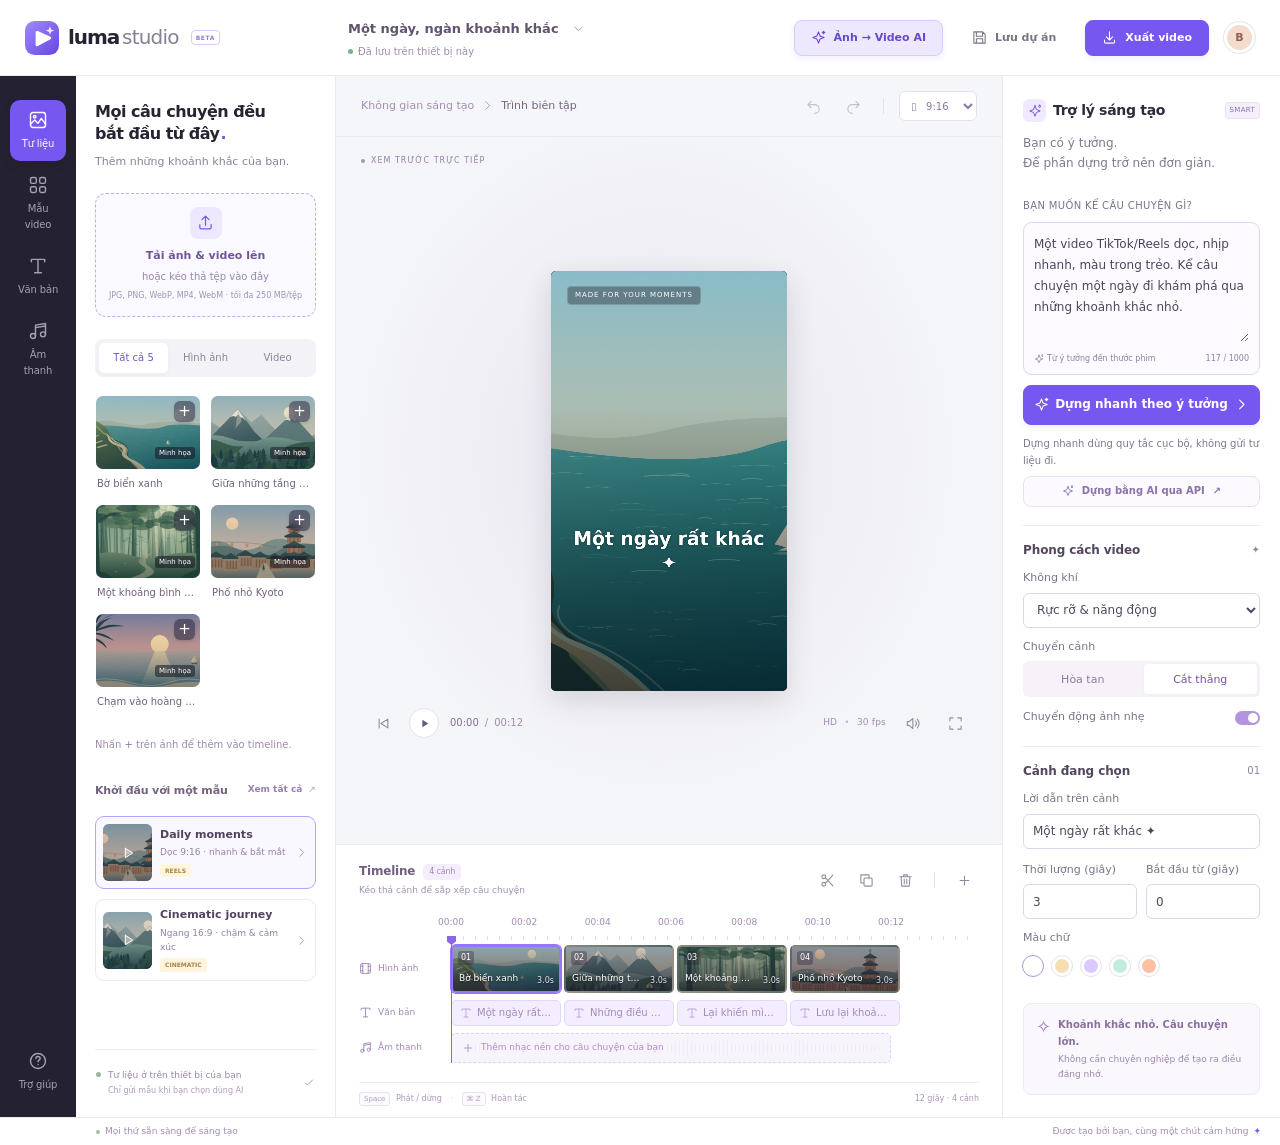
<file: video-studio/index.html>
<!doctype html>
<html lang="vi">
<head>
  <meta charset="utf-8">
  <meta name="viewport" content="width=device-width,initial-scale=1">
  <meta name="theme-color" content="#7758ed">
  <meta name="description" content="Luma Studio — biến ảnh và video của bạn thành những câu chuyện. Biên tập, xem trước và xuất video ngay trong trình duyệt.">
  <title>Luma Studio — Sáng tạo video TikTok & Reels</title>
  <link rel="icon" href="assets/logo.svg" type="image/svg+xml">
  <link rel="stylesheet" href="style.css">
  <link rel="stylesheet" href="auto.css">
  <script src="reference.js" defer></script>
  <script src="auto.js" defer></script>
  <script src="studio.js" defer></script>
</head>
<body>
<svg class="svg-sprite" xmlns="http://www.w3.org/2000/svg" aria-hidden="true" style="display:none">
 <symbol id="i-spark" viewBox="0 0 24 24"><path d="m12 3 2.5 6.5L21 12l-6.5 2.5L12 21l-2.5-6.5L3 12l6.5-2.5L12 3Z"/><path d="m20 2 .7 1.3L22 4l-1.3.7L20 6l-.7-1.3L18 4l1.3-.7L20 2Z"/></symbol>
 <symbol id="i-grid" viewBox="0 0 24 24"><rect x="3" y="3" width="7" height="7" rx="2"/><rect x="14" y="3" width="7" height="7" rx="2"/><rect x="3" y="14" width="7" height="7" rx="2"/><rect x="14" y="14" width="7" height="7" rx="2"/></symbol>
 <symbol id="i-image" viewBox="0 0 24 24"><rect x="3" y="3" width="18" height="18" rx="3"/><circle cx="8" cy="8" r="1.5"/><path d="m3 17 5-5 4 4 4-6 5 7"/></symbol>
 <symbol id="i-music" viewBox="0 0 24 24"><path d="M9 18V5l12-2v13M9 8l12-2"/><ellipse cx="6" cy="18" rx="3" ry="3"/><ellipse cx="18" cy="16" rx="3" ry="3"/></symbol>
 <symbol id="i-text" viewBox="0 0 24 24"><path d="M4 7V4h16v3M12 4v16M8 20h8"/></symbol>
 <symbol id="i-upload" viewBox="0 0 24 24"><path d="M12 16V3m-5 5 5-5 5 5M4 15v4a2 2 0 0 0 2 2h12a2 2 0 0 0 2-2v-4"/></symbol>
 <symbol id="i-download" viewBox="0 0 24 24"><path d="M12 3v13m-5-5 5 5 5-5M4 16v3a2 2 0 0 0 2 2h12a2 2 0 0 0 2-2v-3"/></symbol>
 <symbol id="i-play" viewBox="0 0 24 24"><path d="m8 5 11 7-11 7V5Z"/></symbol>
 <symbol id="i-pause" viewBox="0 0 24 24"><path d="M8 5v14M16 5v14"/></symbol>
 <symbol id="i-back" viewBox="0 0 24 24"><path d="M5 5v14m14-14L8 12l11 7V5Z"/></symbol>
 <symbol id="i-volume" viewBox="0 0 24 24"><path d="m11 4-6 5H2v6h3l6 5V4Zm4 4a6 6 0 0 1 0 8m3-11a10 10 0 0 1 0 14"/></symbol>
 <symbol id="i-undo" viewBox="0 0 24 24"><path d="M8 4 3 9l5 5M3 9h11a7 7 0 0 1 0 14"/></symbol>
 <symbol id="i-redo" viewBox="0 0 24 24"><path d="m16 4 5 5-5 5m5-5H10a7 7 0 0 0 0 14"/></symbol>
 <symbol id="i-chevron" viewBox="0 0 24 24"><path d="m9 5 7 7-7 7"/></symbol>
 <symbol id="i-plus" viewBox="0 0 24 24"><path d="M12 5v14M5 12h14"/></symbol>
 <symbol id="i-check" viewBox="0 0 24 24"><path d="m5 12 4 4L19 6"/></symbol>
 <symbol id="i-trash" viewBox="0 0 24 24"><path d="M3 6h18M9 6V3h6v3M5 6l1 15h12l1-15M10 10v7m4-7v7"/></symbol>
 <symbol id="i-copy" viewBox="0 0 24 24"><rect x="8" y="8" width="13" height="13" rx="2"/><path d="M16 8V3H3v13h5"/></symbol>
 <symbol id="i-cut" viewBox="0 0 24 24"><circle cx="6" cy="6" r="3"/><circle cx="6" cy="18" r="3"/><path d="m8.5 7.5 12 13m-12-4 12-13"/></symbol>
 <symbol id="i-film" viewBox="0 0 24 24"><rect x="3" y="3" width="18" height="18" rx="2"/><path d="M7 3v18M17 3v18M3 8h4m-4 8h4M17 8h4m-4 8h4"/></symbol>
 <symbol id="i-help" viewBox="0 0 24 24"><circle cx="12" cy="12" r="9"/><path d="M9.5 9a2.5 2.5 0 0 1 5 0c0 2-2.5 2-2.5 4m0 3v.2"/></symbol>
 <symbol id="i-save" viewBox="0 0 24 24"><path d="M5 3h12l4 4v14H3V3h2Zm2 0v7h10V3M7 21v-7h10v7"/></symbol>
 <symbol id="i-expand" viewBox="0 0 24 24"><path d="M8 3H3v5m13-5h5v5M3 16v5h5m13-5v5h-5"/></symbol>
</svg>
<div class="app">
 <header class="topbar">
  <a class="brand" href="./" aria-label="Luma Studio"><img class="brand-mark" src="assets/logo.svg" width="35" height="35" alt=""><span>luma<span class="brand-studio">studio</span></span><span class="beta-tag">BETA</span></a>
  <div class="project-heading"><div class="project-title"><input id="projectName" aria-label="Tên dự án" value="Một ngày, ngàn khoảnh khắc" maxlength="70"><svg class="icon"><use href="#i-chevron"/></svg></div><span class="project-subtitle" id="saveStatus">Dự án mới · Lưu trên thiết bị này</span></div>
  <div class="top-actions"><button class="btn btn-primary auto-launch" id="autoStudioBtn"><svg class="icon"><use href="#i-spark"/></svg><span>Ảnh → Video AI</span></button><button class="btn btn-ghost" id="saveBtn"><svg class="icon"><use href="#i-save"/></svg><span>Lưu dự án</span></button><button class="btn btn-primary" id="exportBtn"><svg class="icon"><use href="#i-download"/></svg><span>Xuất video</span></button><span class="avatar" title="Không cần đăng nhập">B</span></div>
 </header>
 <div class="app-body">
  <nav class="nav-rail" aria-label="Công cụ biên tập">
   <button class="rail-item active" data-panel="media"><svg class="icon"><use href="#i-image"/></svg><span class="rail-label">Tư liệu</span></button>
   <button class="rail-item" data-panel="templates"><svg class="icon"><use href="#i-grid"/></svg><span class="rail-label">Mẫu video</span></button>
   <button class="rail-item" data-panel="text"><svg class="icon"><use href="#i-text"/></svg><span class="rail-label">Văn bản</span></button>
   <button class="rail-item" data-panel="audio"><svg class="icon"><use href="#i-music"/></svg><span class="rail-label">Âm thanh</span></button>
   <div class="rail-bottom"><button class="rail-item" id="helpBtn"><svg class="icon"><use href="#i-help"/></svg><span class="rail-label">Trợ giúp</span></button></div>
  </nav>
  <aside class="library-panel">
   <section id="panel-media" class="library-section">
    <h2 class="panel-title">Mọi câu chuyện đều<br>bắt đầu từ đây<span class="purple">.</span></h2><p class="panel-subtitle">Thêm những khoảnh khắc của bạn.</p>
    <label class="upload-zone" id="dropZone" tabindex="0"><span class="upload-icon"><svg class="icon"><use href="#i-upload"/></svg></span><strong>Tải ảnh & video lên</strong><span>hoặc kéo thả tệp vào đây</span><small>JPG, PNG, WebP, MP4, WebM · tối đa 250 MB/tệp</small><input id="mediaInput" type="file" accept="image/jpeg,image/png,image/webp,image/avif,video/mp4,video/webm,video/quicktime" multiple hidden></label>
    <div class="tabs" role="tablist" aria-label="Loại tư liệu"><button class="tab active" data-filter="all" role="tab" aria-selected="true">Tất cả <span id="mediaCount">5</span></button><button class="tab" data-filter="image" role="tab" aria-selected="false">Hình ảnh</button><button class="tab" data-filter="video" role="tab" aria-selected="false">Video</button></div>
    <div class="media-grid" id="mediaGrid"></div><p class="media-hint">Nhấn <b>+</b> trên ảnh để thêm vào timeline.</p>
    <div class="library-heading"><h3>Khởi đầu với một mẫu</h3><button class="text-btn" id="allTemplates">Xem tất cả <span>↗</span></button></div>
    <div class="template-list" id="quickTemplates"></div>
   </section>
   <section id="panel-templates" class="library-section hidden"><span class="eyebrow">ĐƯỢC CHỌN CHO BẠN</span><h2 class="panel-title">Một chút cảm hứng.</h2><p class="panel-subtitle">Chọn phong cách. Kể chuyện theo cách của bạn.</p><div class="template-list" id="fullTemplates"></div><p class="media-hint">Mẫu thay đổi nhịp dựng và bố cục. Tư liệu riêng của bạn được giữ lại.</p></section>
   <section id="panel-text" class="library-section hidden"><h2 class="panel-title">Để câu chuyện<br>cất lời.</h2><p class="panel-subtitle">Văn bản xuất hiện trên cảnh đang chọn.</p><label class="field-label" for="captionLibrary">Nội dung trên video</label><textarea id="captionLibrary" rows="4" maxlength="120" placeholder="Viết một điều đáng nhớ…"></textarea><button class="btn btn-primary full-btn" id="applyCaption">Áp dụng cho cảnh</button><button class="text-preset" data-caption="EVERY MOMENT, A STORY">EVERY MOMENT,<br><b>A STORY</b><small>Tiêu đề điện ảnh</small></button><button class="text-preset serif" data-caption="Đi để tìm thấy mình.">Đi để tìm thấy mình.<small>Nhật ký hành trình</small></button><p class="media-hint">Bạn cũng có thể sửa chữ trực tiếp trong bảng bên phải.</p></section>
   <section id="panel-audio" class="library-section hidden"><h2 class="panel-title">Chạm vào<br>cảm xúc.</h2><p class="panel-subtitle">Thêm nhạc nền từ thiết bị của bạn.</p><label class="upload-zone compact"><span class="upload-icon"><svg class="icon"><use href="#i-music"/></svg></span><strong>Chọn nhạc nền</strong><span>MP3, WAV, OGG · tối đa 50 MB</span><input id="audioInput" type="file" accept="audio/*" hidden></label><div id="audioInfo" class="audio-info">Chưa có nhạc nền. Video gốc được dựng không tiếng để dễ phối nhạc.</div><label class="field-label" for="audioVolume">Âm lượng nhạc <output id="audioVolumeValue">60%</output></label><input id="audioVolume" type="range" min="0" max="100" value="60"><button class="btn btn-ghost full-btn" id="removeAudio">Xóa nhạc nền</button><p class="media-hint">Nhạc ngắn hơn video sẽ lặp lại. Hãy dùng âm thanh bạn có quyền sử dụng.</p></section>
   <div class="storage-note"><span class="status-dot"></span><span>Tư liệu ở trên thiết bị của bạn<br><small>Chỉ gửi mẫu khi bạn chọn dùng AI</small></span><svg class="icon"><use href="#i-check"/></svg></div>
  </aside>
  <main class="workspace">
   <div class="workspace-toolbar"><div class="breadcrumb">Không gian sáng tạo <svg class="icon"><use href="#i-chevron"/></svg><strong>Trình biên tập</strong></div><div class="workspace-actions"><button class="icon-btn" id="undoBtn" title="Hoàn tác (Ctrl/⌘ Z)" aria-label="Hoàn tác" disabled><svg class="icon"><use href="#i-undo"/></svg></button><button class="icon-btn" id="redoBtn" title="Làm lại (Ctrl/⌘ Shift Z)" aria-label="Làm lại" disabled><svg class="icon"><use href="#i-redo"/></svg></button><span class="toolbar-separator"></span><select class="format-select" id="ratioSelect" aria-label="Tỉ lệ video"><option value="16:9">▭ &nbsp; 16:9</option><option value="9:16">▯ &nbsp; 9:16</option><option value="1:1">□ &nbsp; 1:1</option></select></div></div>
   <div class="preview-area"><span class="preview-label"><span class="status-dot"></span> XEM TRƯỚC TRỰC TIẾP</span><div class="canvas-wrap" id="canvasWrap"><canvas id="previewCanvas" width="1280" height="720" aria-label="Bản xem trước video"></canvas><span class="preview-badge" id="previewBadge">CINEMATIC JOURNEY</span><div class="preview-empty hidden" id="previewEmpty"><svg class="icon"><use href="#i-film"/></svg><h2>Câu chuyện tiếp theo là của bạn</h2><p>Thêm ảnh hoặc video vào timeline để bắt đầu.</p><button class="btn btn-primary" id="emptyUpload">Thêm tư liệu</button></div></div><div class="transport"><div class="transport-left"><button class="icon-btn" id="restartBtn" title="Về đầu" aria-label="Về đầu"><svg class="icon"><use href="#i-back"/></svg></button><button class="play-btn" id="playBtn" aria-label="Phát video"><svg class="icon"><use href="#i-play"/></svg></button><span class="time-display"><b id="currentTime">00:00</b><span>/</span><span id="totalTime">00:20</span></span></div><div class="transport-right"><span class="preview-quality">HD <span>•</span> 30 fps</span><button class="icon-btn" id="muteBtn" aria-label="Bật hoặc tắt nhạc nền" title="Bật hoặc tắt nhạc nền"><svg class="icon"><use href="#i-volume"/></svg></button><button class="icon-btn" id="fullscreenBtn" aria-label="Toàn màn hình" title="Toàn màn hình"><svg class="icon"><use href="#i-expand"/></svg></button></div></div></div>
   <section class="timeline-panel" aria-label="Dòng thời gian"><div class="timeline-heading"><div><h2>Timeline <span id="clipCount">4 cảnh</span></h2><p>Kéo thả cảnh để sắp xếp câu chuyện</p></div><div class="timeline-actions"><button class="icon-btn" id="splitBtn" title="Tách cảnh tại đầu phát" aria-label="Tách cảnh"><svg class="icon"><use href="#i-cut"/></svg></button><button class="icon-btn" id="duplicateBtn" title="Nhân đôi cảnh" aria-label="Nhân đôi cảnh"><svg class="icon"><use href="#i-copy"/></svg></button><button class="icon-btn danger" id="deleteBtn" title="Xóa cảnh (Delete)" aria-label="Xóa cảnh"><svg class="icon"><use href="#i-trash"/></svg></button><span class="toolbar-separator"></span><button class="icon-btn" id="addSceneBtn" title="Thêm tư liệu" aria-label="Thêm tư liệu"><svg class="icon"><use href="#i-plus"/></svg></button></div></div><div class="timeline-scroll" id="timelineScroll"><div class="timeline-ruler" id="timelineRuler"></div><div class="timeline-tracks" id="timelineTracks"><div class="track-row"><div class="track-label"><svg class="icon"><use href="#i-film"/></svg><span>Hình ảnh</span></div><div class="track-clips" id="timelineClips"></div></div><div class="track-row"><div class="track-label"><svg class="icon"><use href="#i-text"/></svg><span>Văn bản</span></div><div class="track-clips caption-track" id="captionTrack"></div></div><div class="track-row"><div class="track-label"><svg class="icon"><use href="#i-music"/></svg><span>Âm thanh</span></div><button class="timeline-audio" id="audioTrack"><svg class="icon"><use href="#i-plus"/></svg><span>Thêm nhạc nền cho câu chuyện của bạn</span></button></div><div class="playhead" id="playhead"><span></span></div></div></div><div class="timeline-footer"><span><kbd>Space</kbd> Phát / dừng <span class="dot-divider">·</span> <kbd>⌘ Z</kbd> Hoàn tác</span><span id="timelineDuration">20 giây <span class="dot-divider">·</span> 4 cảnh</span></div></section>
  </main>
  <aside class="inspector"><div class="inspector-title"><span class="inspector-title-icon"><svg class="icon"><use href="#i-spark"/></svg></span><h2>Trợ lý sáng tạo</h2><span class="new-tag">SMART</span></div><p class="inspector-intro">Bạn có ý tưởng.<br>Để phần dựng trở nên đơn giản.</p><label class="section-label" for="prompt">BẠN MUỐN KỂ CÂU CHUYỆN GÌ?</label><div class="prompt-box"><textarea id="prompt" rows="5" maxlength="1000" placeholder="Ví dụ: Một chuyến đi bình yên, tông màu ấm, chuyển cảnh nhẹ nhàng…">Một thước phim về những chuyến đi, tông màu điện ảnh ấm áp, nhịp chậm và đầy cảm xúc.</textarea><div class="prompt-footer"><span><svg class="icon"><use href="#i-spark"/></svg> Từ ý tưởng đến thước phim</span><span id="promptLength">111 / 1000</span></div></div><button class="btn btn-primary full-btn generate-btn" id="generateBtn"><svg class="icon"><use href="#i-spark"/></svg>Dựng nhanh theo ý tưởng<svg class="icon arrow"><use href="#i-chevron"/></svg></button><p class="ai-note">Dựng nhanh dùng quy tắc cục bộ, không gửi tư liệu đi.</p><button class="btn btn-ghost full-btn ai-connect-btn" id="openAiBtn"><svg class="icon"><use href="#i-spark"/></svg>Dựng bằng AI qua API <span>↗</span></button>
   <div class="settings-group"><div class="settings-heading"><h3>Phong cách video</h3><span>✦</span></div><label class="field-label" for="styleSelect">Không khí</label><select id="styleSelect"><option value="cinematic">Điện ảnh ấm áp</option><option value="natural">Tự nhiên & trong trẻo</option><option value="vivid">Rực rỡ & năng động</option><option value="mono">Đen trắng cổ điển</option></select><label class="field-label">Chuyển cảnh</label><div class="segmented" id="transitionGroup"><button class="segment active" data-transition="fade">Hòa tan</button><button class="segment" data-transition="cut">Cắt thẳng</button></div><label class="toggle-row"><span>Chuyển động ảnh nhẹ</span><input type="checkbox" id="motionToggle" checked><span class="toggle-ui"></span></label></div>
   <div class="settings-group clip-settings"><div class="settings-heading"><h3>Cảnh đang chọn</h3><span id="selectedNumber">01</span></div><label class="field-label" for="clipCaption">Lời dẫn trên cảnh</label><input id="clipCaption" type="text" maxlength="120" placeholder="Nhập tiêu đề…"><div class="field-pair"><div><label class="field-label" for="clipDuration">Thời lượng (giây)</label><input id="clipDuration" type="number" min="0.5" max="30" step="0.5" value="5"></div><div id="trimGroup"><label class="field-label" for="clipStart">Bắt đầu từ (giây)</label><input id="clipStart" type="number" min="0" step="0.1" value="0" disabled></div></div><label class="field-label">Màu chữ</label><div class="color-options"><button class="color-dot active" data-color="#ffffff" style="--swatch:#ffffff" aria-label="Trắng" title="Trắng"></button><button class="color-dot" data-color="#f5dfb2" style="--swatch:#f5dfb2" aria-label="Kem" title="Kem"></button><button class="color-dot" data-color="#d9c9ff" style="--swatch:#d9c9ff" aria-label="Tím nhạt" title="Tím nhạt"></button><button class="color-dot" data-color="#c1eddf" style="--swatch:#c1eddf" aria-label="Xanh bạc hà" title="Xanh bạc hà"></button><button class="color-dot" data-color="#ffbfa5" style="--swatch:#ffbfa5" aria-label="Cam" title="Cam"></button></div></div>
   <div class="help-card"><span>✧</span><div><strong>Khoảnh khắc nhỏ. Câu chuyện lớn.</strong><p>Không cần chuyên nghiệp để tạo ra điều đáng nhớ.</p></div></div>
  </aside>
 </div>
 <footer class="status-bar"><span><span class="status-dot"></span> Mọi thứ sẵn sàng để sáng tạo</span><span>Được tạo bởi bạn, cùng một chút cảm hứng <span class="purple">✦</span></span></footer>
</div>
<div class="toast" id="toast" role="status" aria-live="polite"></div>
<dialog id="exportDialog" class="export-dialog"><form method="dialog"><button class="dialog-close icon-btn" aria-label="Đóng">×</button></form><span class="export-icon"><svg class="icon"><use href="#i-download"/></svg></span><h2>Câu chuyện sẵn sàng lên hình.</h2><p class="dialog-description">Xuất video trực tiếp trên thiết bị của bạn.</p><div id="exportOptions"><label class="field-label" for="exportFormat">Định dạng tải xuống</label><select id="exportFormat"><option value="mp4">MP4 · TikTok / Reels</option><option value="webm">WebM · xuất ngay trong trình duyệt</option></select><label class="field-label" for="exportResolution">Độ phân giải</label><select id="exportResolution"><option value="720">HD · 720p</option><option value="1080">Full HD · 1080p</option></select><div class="export-summary"><span>Khung hình <b>30 fps</b></span><span>Thời lượng <b id="exportDuration">20 giây</b></span></div><p class="ai-note">Quá trình xuất chạy theo thời gian thực. Giữ tab này mở. Chỉ nhạc nền được thêm vào bản xuất; âm thanh gốc của clip được tắt.</p><button id="startExport" class="btn btn-primary full-btn">Bắt đầu xuất video <svg class="icon"><use href="#i-chevron"/></svg></button></div><div class="export-progress hidden" id="exportProgress"><div class="progress-track"><div class="progress-fill" id="progressFill"></div></div><p id="exportProgressText">Đang chuẩn bị…</p><button class="btn btn-ghost full-btn" id="cancelExport">Hủy xuất</button></div><div id="exportResult" class="hidden"><p id="exportResultText"></p><a class="btn btn-primary full-btn export-download" id="downloadVideo" download="luma-video.webm"><svg class="icon"><use href="#i-download"/></svg>Tải video về máy</a></div></dialog>
<dialog id="helpDialog" class="export-dialog"><form method="dialog"><button class="dialog-close icon-btn" aria-label="Đóng">×</button></form><span class="eyebrow">CHÀO MỪNG ĐẾN LUMA</span><h2>Ý tưởng của bạn.<br>Thước phim của bạn.</h2><ol class="help-steps"><li><b>Thêm tư liệu.</b> Tải ảnh/video hoặc thử các ảnh minh họa sẵn có.</li><li><b>Chọn nhịp kể.</b> Dùng mẫu hoặc mô tả ý tưởng để áp dụng gợi ý dựng cục bộ.</li><li><b>Chỉnh từng cảnh.</b> Kéo sắp xếp, thay chữ, cắt video, thêm nhạc riêng.</li><li><b>Mang câu chuyện đi.</b> Xuất WebM bằng Chrome/Edge bản mới.</li></ol><p class="ai-note">Dự án được lưu trong trình duyệt này, không đồng bộ giữa thiết bị. AI qua API là tùy chọn, cần cấu hình khóa trên máy chủ và sự đồng ý gửi mẫu tư liệu.</p></dialog>
<dialog id="aiDialog" class="export-dialog"><form method="dialog"><button class="dialog-close icon-btn" aria-label="Đóng">×</button></form><span class="export-icon"><svg class="icon"><use href="#i-spark"/></svg></span><h2>Một góc nhìn mới cho câu chuyện.</h2><p class="dialog-description">AI phân tích ảnh mẫu và ý tưởng để gợi ý thứ tự cảnh, lời dẫn và nhịp dựng. Đây là trợ lý biên tập, không tạo cảnh video mới.</p><div class="connection-status" id="aiConnectionStatus" role="status">Đang kiểm tra kết nối…</div><p class="ai-note" id="aiSetupNote">Máy chủ cần cấu hình biến LUMA_AI_KEY. Khóa API luôn ở máy chủ.</p><label class="ai-consent"><input type="checkbox" id="aiConsent"><span>Tôi đồng ý gửi ý tưởng, lời dẫn và tối đa 4 ảnh thu nhỏ/khung hình mẫu đến OpenAI để nhận gợi ý dựng.</span></label><p class="ai-privacy">Video đầy đủ không được gửi đi. Lượt gọi API có thể phát sinh phí trên tài khoản đã cấu hình. Bản dựng hiện tại chỉ đổi sau khi có kết quả hợp lệ.</p><button class="btn btn-primary full-btn" id="runAiBtn" disabled><svg class="icon"><use href="#i-spark"/></svg>Tạo bản dựng bằng AI</button><p class="ai-note" id="aiRunStatus" role="status"></p></dialog>
</body>
</html>
</file>
<file: video-studio/style.css>
:root{--bg:#f6f7f9;--white:#fff;--ink:#252431;--muted:#9695a4;--line:#eaeaf0;--purple:#7657ef;--purple-light:#f0ecff;--rail:#242132;--radius:12px;--shadow:0 10px 32px #25243109;color-scheme:light;font-family:'Be Vietnam Pro','DM Sans',system-ui,sans-serif;font-synthesis:none}
*{box-sizing:border-box}html,body{margin:0;min-height:100%;background:var(--bg);color:var(--ink)}body{font-size:12px;line-height:1.55}button,input,select,textarea{font:inherit}button{cursor:pointer}button:disabled{cursor:not-allowed;opacity:.5}button,a,input,textarea,select{-webkit-tap-highlight-color:transparent}button{color:inherit}button:focus-visible,a:focus-visible{outline:3px solid #b5a4ff;outline-offset:3px}input:focus-visible,select:focus-visible,textarea:focus-visible{outline:2px solid #a998ff;outline-offset:2px}button svg,span svg,a svg{width:18px;height:18px;flex-shrink:0;vertical-align:middle;stroke-width:1.7}a{color:var(--purple);text-decoration:none}.hidden,[hidden]{display:none!important}.app{min-width:340px}.topbar{height:76px;display:flex;align-items:center;gap:38px;padding:0 25px;background:var(--white);border-bottom:1px solid var(--line);position:relative;z-index:4}.brand{display:flex;align-items:center;gap:9px;min-width:285px;font-size:20px;font-weight:800;letter-spacing:-1px;white-space:nowrap}.brand small{font-size:11px;font-weight:500;letter-spacing:1.5px;text-transform:uppercase;color:#90909f;margin-left:3px}.brand-mark{display:grid;place-items:center;width:34px;height:34px;border-radius:11px;background:var(--purple);color:#fff;box-shadow:0 4px 9px #7657ef22}.brand-mark svg{width:22px;height:22px;stroke-width:2}.project-heading{min-width:0;flex:1}.project-title{font-size:13px;font-weight:600;display:flex;align-items:center;gap:9px}.project-title svg{width:13px;height:13px;color:#9b99a8}.project-subtitle{font-size:10px;color:var(--muted);margin-top:2px;display:flex;align-items:center;gap:5px}.project-subtitle:before{content:'';width:5px;height:5px;border-radius:50%;background:#73b48f}.top-actions{display:flex;align-items:center;gap:12px}.btn{height:36px;padding:0 16px;border:1px solid var(--line);background:#fff;border-radius:8px;display:inline-flex;align-items:center;justify-content:center;gap:8px;font-size:11px;font-weight:600;white-space:nowrap;transition:background .15s,box-shadow .15s,transform .15s}.btn:hover{background:#f8f7fc}.btn:active{transform:translateY(1px)}.btn svg{width:15px;height:15px}.btn-primary{color:#fff;background:var(--purple);border-color:var(--purple);box-shadow:0 3px 6px #7657ef18}.btn-primary:hover{background:#6545e5;border-color:#6545e5;box-shadow:0 4px 12px #7657ef30}.btn-ghost{border-color:transparent;background:transparent;color:#777583}.avatar{width:31px;height:31px;border-radius:50%;background:#f3dccb;color:#8a634d;display:grid;place-items:center;font-size:11px;font-weight:700;margin-left:3px;border:3px solid #fff;box-shadow:0 0 0 1px #eae5e0}.app-body{display:grid;grid-template-columns:76px 260px minmax(400px,1fr) 278px;min-height:calc(100vh - 104px);align-items:stretch}.nav-rail{background:var(--rail);display:flex;flex-direction:column;gap:12px;padding:24px 10px 15px;min-height:680px}.rail-item{height:61px;min-height:61px;width:56px;border:0;background:transparent;color:#a5a1b4;display:flex;align-items:center;justify-content:center;flex-direction:column;gap:6px;border-radius:10px;font-size:9px;transition:background .2s,color .2s}.rail-item svg{width:20px;height:20px}.rail-item:hover{background:#ffffff0c;color:#fff}.rail-item.active{background:#7657ef;color:#fff;box-shadow:0 4px 12px #100b2b18}.rail-label{font-size:9px;letter-spacing:-.15px}.rail-bottom{margin-top:auto;display:flex;align-items:center;flex-direction:column;gap:9px}.library-panel{background:#fff;border-right:1px solid var(--line);padding:25px 19px 19px;display:flex;flex-direction:column;min-width:0;position:relative}.panel-title{font-size:16px;line-height:1.4;letter-spacing:-.5px;font-weight:700;margin:0 0 6px}.panel-subtitle{font-size:10px;color:var(--muted);margin:0 0 21px}.tabs{display:flex;background:#f3f3f7;padding:4px;border-radius:8px;gap:3px;margin-bottom:18px}.tab{flex:1;border:0;background:transparent;padding:7px 2px;border-radius:5px;color:#9895a6;font-size:10px;font-weight:500}.tab.active{background:#fff;color:#5f47c9;box-shadow:0 2px 5px #28203509}.upload-zone{min-height:116px;border:1px dashed #bcb0e9;border-radius:11px;background:#faf9ff;display:flex;flex-direction:column;align-items:center;justify-content:center;text-align:center;gap:5px;padding:13px 10px;width:100%;transition:background .2s,border-color .2s;margin-bottom:22px;color:#5a4a86}.upload-zone:hover,.upload-zone.dragover{background:#f0ebff;border-color:var(--purple)}.upload-zone strong{font-size:10px;font-weight:600}.upload-zone small{font-size:8px;color:#aaa1bd;line-height:1.7}.upload-icon{width:32px;height:32px;border-radius:8px;background:#eee8ff;color:var(--purple);display:grid;place-items:center;margin-bottom:3px}.upload-icon svg{width:17px;height:17px}.library-heading{display:flex;align-items:center;justify-content:space-between;font-size:10px;font-weight:600;color:#6f6b7b;margin:0 0 11px}.library-heading span{font-size:9px;color:#aaa6b2;font-weight:400}.media-grid{display:grid;grid-template-columns:1fr 1fr;gap:10px 9px;margin-bottom:25px}.media-card{border:1px solid transparent;background:transparent;position:relative;text-align:left;min-width:0;padding:0;overflow:hidden;border-radius:7px;color:#787384;transition:border-color .2s,box-shadow .2s}.media-card:hover{border-color:#9b84ff;box-shadow:0 0 0 2px #ede7ff}.media-card img,.media-card video{width:100%;height:73px;object-fit:cover;display:block;border-radius:6px;background:#e7e4ed}.media-card:after{content:'+';position:absolute;top:4px;right:5px;width:17px;height:17px;display:grid;place-items:center;color:#fff;background:#211b3c70;opacity:0;transition:opacity .2s;border-radius:4px;font-size:13px}.media-card:hover:after{opacity:1}.media-label{font-size:8px;padding:6px 1px 1px;white-space:nowrap;overflow:hidden;text-overflow:ellipsis;display:block;max-width:110px}.media-duration{position:absolute;right:5px;top:51px;background:#1717238c;border-radius:3px;color:#fff;font-size:7px;padding:1px 4px;font-variant-numeric:tabular-nums}.template-list{display:flex;flex-direction:column;gap:10px}.template-card{border:1px solid var(--line);background:#fff;padding:7px;border-radius:9px;display:flex;align-items:center;gap:9px;width:100%;text-align:left;transition:border-color .2s,background .2s}.template-card:hover{background:#faf8ff;border-color:#d0c5f8}.template-card.active{background:#faf8ff;border-color:#b7a2fc}.template-art{width:47px;height:49px;flex-shrink:0;border-radius:6px;background:linear-gradient(135deg,#d0c5ee,#716398);overflow:hidden;position:relative;display:grid;place-items:center;font-size:10px;color:#fff;font-weight:700}.template-art img{width:100%;height:100%;object-fit:cover}.template-copy{flex:1;min-width:0}.template-name{font-size:9px;font-weight:600;display:block;margin-bottom:3px}.template-meta{font-size:8px;color:#aaa5b1}.template-tag{font-size:7px;font-weight:600;color:#a68449;background:#fff4dc;padding:2px 5px;border-radius:3px;align-self:flex-start;margin-top:1px}.storage-note{margin-top:auto;padding:29px 1px 0;color:#a19ba9;font-size:8px;display:flex;align-items:center;justify-content:center;gap:6px}.storage-note svg{width:12px;height:12px}.workspace{display:flex;flex-direction:column;min-width:0;background:#f5f6f9}.workspace-toolbar{height:61px;min-height:61px;display:flex;align-items:center;justify-content:space-between;padding:0 25px;border-bottom:1px solid var(--line);gap:12px}.breadcrumb{display:flex;align-items:center;gap:7px;color:#a29daa;font-size:10px;white-space:nowrap}.breadcrumb strong{color:#686173;font-weight:500}.breadcrumb svg{width:13px;height:13px}.workspace-actions{display:flex;align-items:center;gap:10px}.icon-btn{height:28px;min-width:28px;border:0;background:transparent;border-radius:5px;display:inline-flex;align-items:center;justify-content:center;color:#92899f;transition:background .15s}.icon-btn:hover{background:#e9e5f4;color:#7657ef}.icon-btn svg{width:15px;height:15px}.format-select{height:28px;border:1px solid #e4e1ec;background:#fff;border-radius:6px;color:#756d82;padding:0 7px;font-size:9px;max-width:130px}.preview-area{flex:1;min-height:355px;display:flex;align-items:center;justify-content:center;padding:26px 34px 20px;position:relative;background:radial-gradient(ellipse at 50% 50%,#edeef4 0,transparent 70%)}.canvas-wrap{width:100%;max-width:860px;max-height:440px;position:relative;display:flex;justify-content:center;align-items:center;background:#15151b;overflow:hidden;border-radius:6px;box-shadow:0 11px 25px #2221351a;aspect-ratio:16/9}.canvas-wrap canvas{display:block;width:100%;height:100%;object-fit:contain;max-height:440px;min-height:0;background:#15151b}.preview-badge{position:absolute;top:15px;left:16px;color:#fff;background:#22212e66;border:1px solid #ffffff30;border-radius:4px;padding:3px 7px;font-size:7px;letter-spacing:1px;text-transform:uppercase;backdrop-filter:blur(8px)}.preview-empty{position:absolute;inset:0;display:flex;align-items:center;justify-content:center;flex-direction:column;gap:10px;color:#b4afc1;text-align:center;font-size:11px;padding:30px}.preview-empty svg{width:35px;height:35px;color:#8e7dbe}.transport{display:flex;align-items:center;justify-content:space-between;gap:15px;padding:5px 27px 19px;min-height:51px}.transport-left,.transport-right{display:flex;align-items:center;gap:9px}.transport-left{min-width:120px}.transport-right{justify-content:flex-end;min-width:120px;font-size:9px;color:#9992a7}.play-btn{width:31px;height:31px;border-radius:50%;background:#fff;border:1px solid #e7e3ee;display:grid;place-items:center;color:#665b7c}.play-btn svg{width:13px;height:13px;fill:currentColor}.play-btn:hover{background:#eee8ff;border-color:#c1afea;color:var(--purple)}.time-display{font-size:9px;font-variant-numeric:tabular-nums;color:#8e879b}.time-display strong{color:#51485f;font-weight:500}.timeline-panel{min-height:214px;background:#fff;border-top:1px solid var(--line);padding:15px 22px 18px}.timeline-heading{display:flex;justify-content:space-between;align-items:center;margin-bottom:13px;font-size:10px;font-weight:600;color:#6a627a}.timeline-actions{display:flex;align-items:center;gap:9px;font-size:9px;color:#a29aaf}.timeline-actions .icon-btn{height:23px;min-width:23px}.timeline-actions input{width:65px;height:3px;accent-color:#9a83d2}.timeline-scroll{overflow:auto;scrollbar-width:thin;scrollbar-color:#e0d9ee transparent;padding-bottom:6px;position:relative;min-height:127px}.timeline-ruler{display:flex;justify-content:space-between;gap:35px;color:#a39aad;font-size:8px;padding:0 5px 11px 55px;min-width:460px;position:relative;font-variant-numeric:tabular-nums}.timeline-ruler:after{content:'';position:absolute;bottom:4px;left:55px;right:0;height:4px;background:repeating-linear-gradient(to right,#e4dfea 0,#e4dfea 1px,transparent 1px,transparent 12px)}.timeline-tracks{position:relative;min-width:460px}.track-row{display:flex;align-items:center;min-height:51px;gap:10px;margin-bottom:7px}.track-label{width:34px;flex-shrink:0;display:flex;align-items:center;justify-content:center;color:#b0a4be;font-size:8px}.track-label svg{width:14px;height:14px}.track-clips{display:flex;gap:4px;min-width:0;flex:1;min-height:47px;border-radius:6px;position:relative;background:#faf9fc}.timeline-clip{min-width:52px;flex-shrink:0;border:2px solid transparent;border-radius:5px;height:49px;position:relative;overflow:hidden;background:linear-gradient(125deg,#9b9287,#4f6262);padding:0;color:#fff;text-align:left;isolation:isolate}.timeline-clip img{position:absolute;inset:0;width:100%;height:100%;object-fit:cover;z-index:-1}.timeline-clip:after{content:'';position:absolute;inset:0;background:linear-gradient(transparent,#18102480);z-index:-1}.timeline-clip:hover{border-color:#c8b8f7}.timeline-clip.selected{border-color:#9676fb;box-shadow:0 0 0 1px #9676fb}.timeline-clip span{position:absolute;bottom:4px;left:6px;right:4px;white-space:nowrap;overflow:hidden;text-overflow:ellipsis;font-size:7px;text-shadow:0 1px 2px #0006}.timeline-clip small{position:absolute;top:3px;right:4px;font-size:6px}.timeline-audio{flex:1;min-height:29px;border:1px solid #d9cffa;border-radius:5px;display:flex;align-items:center;gap:7px;padding:5px 10px;color:#8d73ba;font-size:8px;background:#f0eaff;position:relative;overflow:hidden}.timeline-audio:after{content:'';position:absolute;inset:5px 8px;opacity:.22;background:repeating-linear-gradient(90deg,transparent 0px,transparent 3px,#9a75d7 3px,#9a75d7 4px);clip-path:polygon(0 45%,3% 25%,6% 40%,9% 10%,12% 55%,15% 20%,18% 40%,21% 5%,24% 30%,27% 15%,30% 45%,33% 20%,36% 5%,39% 35%,42% 20%,45% 5%,48% 40%,51% 20%,54% 0%,57% 35%,60% 20%,63% 5%,66% 40%,69% 20%,72% 10%,75% 40%,78% 20%,81% 5%,84% 30%,87% 15%,90% 40%,93% 20%,96% 35%,100% 45%,100% 60%,96% 65%,93% 80%,90% 60%,87% 85%,84% 70%,81% 95%,78% 80%,75% 60%,72% 90%,69% 80%,66% 60%,63% 95%,60% 80%,57% 65%,54% 100%,51% 80%,48% 60%,45% 95%,42% 80%,39% 65%,36% 95%,33% 80%,30% 55%,27% 85%,24% 70%,21% 95%,18% 60%,15% 80%,12% 45%,9% 90%,6% 60%,3% 75%,0 55%)}.timeline-audio span,.timeline-audio svg{z-index:1;position:relative;background:#f0eaffd9}.timeline-audio svg{width:12px;height:12px}.playhead{position:absolute;top:0;bottom:0;left:55px;width:1px;background:#8c65e8;z-index:3;pointer-events:none}.playhead:before{content:'';position:absolute;left:-4px;top:-4px;width:9px;height:9px;background:#8c65e8;clip-path:polygon(0 0,100% 0,100% 60%,50% 100%,0 60%)}.inspector{padding:25px 20px 20px;background:#fff;border-left:1px solid var(--line);display:flex;flex-direction:column;min-width:0}.inspector-title{font-size:13px;font-weight:700;display:flex;align-items:center;gap:7px;margin:0 0 5px;letter-spacing:-.2px}.inspector-title svg{color:var(--purple);width:17px;height:17px}.section-label{font-size:9px;font-weight:600;display:flex;align-items:center;justify-content:space-between;color:#6b617b;margin:18px 0 9px}.section-label span{font-size:8px;color:#aba3b6;font-weight:400}.prompt-box{border:1px solid #ded5f1;border-radius:9px;background:#fdfcff;padding:10px 11px 7px;transition:box-shadow .2s,border-color .2s}.prompt-box:focus-within{border-color:#ac8ef2;box-shadow:0 0 0 3px #7657ef0c}.prompt-box textarea{width:100%;resize:vertical;min-height:93px;border:0;outline:0;background:transparent;font-size:10px;line-height:1.9;color:#766a88;padding:0}.prompt-box textarea:focus-visible{outline:0}.prompt-box textarea::placeholder{color:#b0a6bd}.prompt-footer{display:flex;align-items:center;justify-content:space-between;color:#b5a9c4;font-size:7px;margin-top:5px}.prompt-footer svg{width:11px;height:11px}.inspector>.btn-primary,.prompt-box+.btn-primary{width:100%;margin-top:10px;height:36px}.ai-note{font-size:8px;color:#aaa1b6;line-height:1.8;text-align:center;margin:8px 0 4px}.settings-group{border-top:1px solid var(--line);margin-top:20px;padding-top:1px}.field-label{display:flex;flex-direction:column;gap:6px;color:#897f97;font-size:9px;margin-bottom:12px}.field-label>span{display:flex;align-items:center;justify-content:space-between}.field-label input:not([type=range]):not([type=checkbox]):not([type=color]),.field-label select{width:100%;height:31px;background:#fff;border:1px solid #e5e0ed;border-radius:6px;padding:0 8px;color:#7b708c;font-size:9px}.field-label input[type=color]{padding:1px;width:31px;height:26px;border:1px solid #e4dfed;border-radius:5px;background:transparent}.field-label input[type=checkbox]{accent-color:var(--purple)}.field-label textarea{width:100%;min-height:54px;border:1px solid #e5e0ed;border-radius:6px;padding:7px;color:#7b708c;font-size:9px;resize:vertical;background:#fff}.segmented{display:flex;gap:4px;background:#f5f3f8;padding:4px;border-radius:7px;margin-bottom:12px}.segment{flex:1;min-width:0;border:0;background:transparent;border-radius:4px;color:#a398b1;font-size:8px;padding:6px 4px;display:flex;align-items:center;justify-content:center;gap:4px}.segment svg{width:12px;height:12px}.segment.active{background:#fff;color:#8062cc;box-shadow:0 1px 5px #28203508}.color-options{display:flex;gap:10px;align-items:center}.color-dot{width:20px;height:20px;flex-shrink:0;border-radius:50%;border:3px solid #fff;outline:1px solid #ede7f4;background:var(--color,#7657ef);padding:0;transition:outline .2s,transform .2s}.color-dot:hover{transform:scale(1.1)}.color-dot.active{outline:2px solid #9c81e0}.clip-settings{display:flex;flex-direction:column;gap:2px}.range-control{display:flex;align-items:center;gap:8px;margin-top:1px}.range-control input[type=range]{flex:1;min-width:0;accent-color:#9574da;height:3px}.range-control output,.range-control span{font-size:8px;color:#93859f;min-width:28px;text-align:right}.help-card{margin-top:auto;padding:12px;background:#f9f7fd;border:1px solid #eee8f8;border-radius:8px;font-size:8px;line-height:1.9;color:#a191b3}.help-card strong{display:flex;align-items:center;gap:5px;font-size:9px;color:#8f74b4;font-weight:600;margin-bottom:3px}.help-card svg{width:12px;height:12px}.help-card p{margin:0}.status-bar{min-height:28px;display:flex;align-items:center;justify-content:space-between;padding:0 19px 0 96px;border-top:1px solid var(--line);background:#fff;color:#aaa4b4;font-size:8px;gap:10px}.status-bar>span{display:flex;align-items:center;gap:5px}.status-bar svg{width:10px;height:10px}.toast{position:fixed;z-index:30;bottom:25px;left:50%;transform:translate(-50%,15px);opacity:0;pointer-events:none;background:#30283d;color:#fff;padding:12px 20px;border:1px solid #ffffff14;border-radius:10px;box-shadow:0 12px 30px #20152e26;max-width:min(90vw,500px);font-size:11px;transition:transform .2s,opacity .2s}.toast.visible{opacity:1;transform:translate(-50%,0)}dialog{border:1px solid #e7e0f4;border-radius:17px;padding:0;max-width:calc(100vw - 30px);box-shadow:0 30px 100px #140a3225;color:var(--ink)}dialog::backdrop{background:#18122270;backdrop-filter:blur(5px)}.export-dialog{padding:28px;width:420px;max-width:calc(100vw - 30px);position:relative}.export-dialog h2{font-size:19px;margin:0 0 7px;letter-spacing:-.5px}.export-dialog p{font-size:11px;color:#978aa6;margin:0 0 20px}.export-dialog>.icon-btn{position:absolute;right:16px;top:15px}.export-dialog .btn-primary{width:100%;margin-top:12px}.export-dialog .field-label{font-size:11px}.export-dialog .field-label select{height:38px;font-size:11px}.export-progress{margin:18px 0 12px;font-size:10px;color:#9c8bab}.progress-track{height:7px;border-radius:5px;overflow:hidden;background:#eee8f8;margin-top:9px}.progress-fill{height:100%;background:linear-gradient(90deg,#7657ef,#ba9cfb);width:0;transition:width .15s}.export-download{display:flex;align-items:center;justify-content:center;gap:8px;padding:10px;border-radius:8px;background:#f0ebff;color:#7657ef;font-size:11px;font-weight:600;margin-top:15px}.export-download svg{width:15px;height:15px}.empty-library{grid-column:1/-1;text-align:center;font-size:10px;color:#aaa1b7;padding:24px 10px}.badge{font-size:7px;padding:2px 5px;border-radius:4px;background:#f1ebff;color:#a18bcb}.divider{height:1px;width:100%;background:var(--line);margin:18px 0}.visually-hidden{position:absolute;width:1px;height:1px;overflow:hidden;clip:rect(0,0,0,0);white-space:nowrap}.mobile-only{display:none}
@media(min-width:1550px){.app-body{grid-template-columns:80px 282px minmax(400px,1fr) 298px}.topbar{gap:50px}.brand{min-width:311px}.library-panel{padding:28px 23px}.inspector{padding:28px 24px}.preview-area{padding:35px 50px}.canvas-wrap,.canvas-wrap canvas{max-height:530px}.timeline-panel{min-height:240px}.media-card img,.media-card video{height:85px}.media-duration{top:63px}}
@media(max-width:1240px){.app-body{grid-template-columns:68px 225px minmax(340px,1fr) 246px}.nav-rail{padding-left:6px;padding-right:6px}.library-panel{padding:21px 14px}.inspector{padding:22px 15px}.topbar{padding:0 20px;gap:28px}.brand{min-width:245px;font-size:18px}.brand small{font-size:9px}.top-actions{gap:7px}.btn{padding:0 11px}.workspace-toolbar{padding:0 17px}.workspace-actions{gap:4px}.preview-area{padding:25px 22px 16px;min-height:290px}.transport{padding-left:18px;padding-right:18px}.transport-left,.transport-right{min-width:90px}.timeline-panel{padding-left:16px;padding-right:16px}.breadcrumb{font-size:9px}.media-card img,.media-card video{height:65px}.media-duration{top:43px}.template-art{width:40px;height:43px}.template-card{gap:7px;padding:6px}.template-name{font-size:8px}.template-meta{font-size:7px}.status-bar{padding-left:88px}}
@media(max-width:1099px){.app-body{grid-template-columns:68px 225px minmax(330px,1fr);grid-template-rows:auto auto}.nav-rail{grid-column:1;grid-row:1/3;min-height:0}.library-panel{grid-column:2;grid-row:1/3}.workspace{grid-column:3;grid-row:1;min-height:580px}.inspector{grid-column:3;grid-row:2;border-top:1px solid var(--line);border-left:0;display:grid;grid-template-columns:1fr 1fr;gap:0 20px;padding:20px}.inspector-title{grid-column:1/-1}.inspector>.panel-subtitle{grid-column:1/-1;margin-bottom:5px}.inspector .prompt-box{grid-column:1}.inspector>.section-label{grid-column:1}.inspector>.btn-primary{grid-column:1}.inspector>.ai-note{grid-column:1}.inspector>.settings-group{margin-top:15px}.inspector>.help-card{grid-column:1/-1;margin-top:18px}.topbar{gap:20px}.brand{min-width:245px}.project-subtitle{font-size:9px}.top-actions .btn-ghost{display:none}.preview-area{min-height:260px;padding:25px 20px 15px}.canvas-wrap{max-height:360px}.timeline-panel{min-height:210px}.storage-note{position:sticky;bottom:16px;margin-top:30px}.transport-right{min-width:70px}.transport-left{min-width:70px}.transport{gap:8px}.transport .icon-btn{min-width:23px}.status-bar{padding-left:88px}}
@media(max-width:760px){.topbar{height:65px;padding:0 15px;gap:16px}.brand{min-width:0;font-size:18px;gap:7px}.brand small{display:none}.brand-mark{width:30px;height:30px;border-radius:9px}.project-heading{margin-left:auto}.project-title{font-size:10px}.project-subtitle{font-size:8px}.top-actions{gap:6px}.top-actions .btn{height:31px;padding:0 10px;font-size:9px}.top-actions .avatar{display:none}.top-actions .btn:not(.btn-primary){display:none}.app-body{grid-template-columns:57px 180px minmax(0,1fr);min-height:calc(100vh - 93px)}.nav-rail{padding:17px 5px;gap:9px}.rail-item{width:47px;height:55px;min-height:55px;gap:5px;border-radius:8px}.rail-item svg{width:18px;height:18px}.rail-label{font-size:8px}.library-panel{padding:20px 11px}.panel-title{font-size:14px}.panel-subtitle{font-size:8px;margin-bottom:16px}.tabs{padding:3px}.tab{font-size:8px;padding:7px 2px}.upload-zone{min-height:105px;padding:10px 6px;margin-bottom:17px}.upload-zone strong{font-size:8px}.upload-zone small{font-size:7px}.media-grid{gap:8px 6px;margin-bottom:18px}.media-card img,.media-card video{height:55px}.media-duration{top:35px;font-size:6px}.media-label{font-size:7px;padding-top:4px;max-width:74px}.library-heading{font-size:9px}.library-heading span{font-size:8px}.template-art{width:30px;height:37px}.template-card{gap:5px;padding:5px}.template-name{font-size:7px}.template-meta{font-size:6px}.template-tag{display:none}.storage-note{font-size:7px}.workspace-toolbar{height:51px;min-height:51px;padding:0 12px}.breadcrumb{font-size:8px;gap:3px}.workspace-actions .icon-btn{display:none}.format-select{font-size:8px;max-width:105px;height:26px}.workspace{min-height:490px}.preview-area{padding:18px 13px;min-height:200px;align-items:center}.canvas-wrap{border-radius:4px}.preview-badge{font-size:6px;top:10px;left:10px}.transport{padding:5px 13px 14px;gap:6px;flex-wrap:wrap;justify-content:center}.transport-left{order:2;min-width:0;gap:5px}.time-display{order:1;width:100%;text-align:center;font-size:8px}.transport-right{order:3;min-width:0;gap:5px;font-size:8px}.play-btn{width:28px;height:28px}.timeline-panel{padding:13px 12px;min-height:188px}.timeline-heading{font-size:9px;gap:8px}.timeline-actions{gap:4px;font-size:8px}.timeline-actions input{width:40px}.timeline-actions .icon-btn{min-width:19px}.timeline-ruler,.timeline-tracks{min-width:390px}.inspector{padding:18px 14px;display:block}.inspector-title{font-size:12px}.inspector>.help-card{margin-top:20px}.prompt-box textarea{min-height:77px;font-size:9px}.section-label{margin-top:15px;font-size:9px}.status-bar{padding:6px 12px 6px 70px;font-size:7px;min-height:28px}.status-bar span:last-child{display:none}.export-dialog{padding:24px}}
@media(max-width:560px){.topbar{height:61px;gap:9px;padding:0 12px}.brand{font-size:16px;letter-spacing:-.7px}.brand-mark{width:28px;height:28px}.brand-mark svg{width:18px;height:18px}.project-heading{display:none}.top-actions{margin-left:auto}.top-actions .btn-primary{height:31px;font-size:9px}.app-body{display:flex;flex-direction:column;min-height:0}.nav-rail{order:0;flex-direction:row;align-items:center;justify-content:center;padding:6px 10px;gap:12px;min-height:57px;background:#242132}.rail-item{height:44px;min-height:44px;width:57px;gap:2px;flex-shrink:0;border-radius:7px}.rail-item svg{width:17px;height:17px}.rail-label{font-size:7px}.rail-bottom{margin:0;display:none}.library-panel{order:1;display:block;padding:17px 16px 13px;border-right:0;border-bottom:1px solid var(--line)}.panel-title{font-size:15px;display:inline-block}.library-panel>.panel-subtitle{display:inline;margin-left:8px;font-size:8px}.tabs{width:180px;margin:12px 0}.upload-zone{width:100%;min-height:69px;display:grid;grid-template-columns:28px 1fr;align-content:center;column-gap:10px;row-gap:2px;text-align:left;padding:12px 15px;margin-bottom:15px}.upload-icon{grid-row:1/3;margin:0;width:28px;height:28px}.upload-zone strong{font-size:9px;align-self:end}.upload-zone small{font-size:7px;align-self:start}.media-grid{display:flex;overflow:auto;gap:9px;margin-bottom:8px;padding-bottom:5px;scrollbar-width:thin}.media-card{width:93px;flex-shrink:0}.media-card img,.media-card video{height:60px}.media-label{max-width:92px;font-size:7px}.media-duration{top:39px}.library-heading{margin-top:10px;margin-bottom:9px}.template-list{flex-direction:row;overflow:auto;gap:9px;padding-bottom:5px}.template-card{flex-shrink:0;width:149px;padding:6px}.template-art{width:35px;height:38px}.template-name{font-size:8px}.template-meta{font-size:7px}.storage-note{display:none}.workspace{order:2;min-height:480px}.workspace-toolbar{height:47px;min-height:47px;padding:0 16px}.breadcrumb{font-size:9px}.preview-area{min-height:215px;padding:20px 16px 14px}.canvas-wrap{max-height:340px}.transport{padding:4px 16px 13px;flex-wrap:nowrap;justify-content:space-between}.time-display{order:2;width:auto;font-size:8px}.transport-left{order:1}.transport-right{order:3}.timeline-panel{padding:14px 16px;min-height:190px}.timeline-heading{font-size:10px;margin-bottom:12px}.inspector{order:3;padding:20px 17px;display:grid;grid-template-columns:1fr 1fr;gap:0 15px;border-top:1px solid var(--line)}.inspector-title,.inspector>.panel-subtitle,.inspector>.section-label,.inspector>.prompt-box,.inspector>.btn-primary,.inspector>.ai-note{grid-column:1/-1}.inspector-title{font-size:14px}.inspector>.panel-subtitle{font-size:9px}.inspector>.settings-group{grid-column:auto}.inspector>.help-card{grid-column:1/-1}.prompt-box textarea{min-height:72px;font-size:10px}.inspector>.btn-primary{height:38px;font-size:11px}.status-bar{padding:8px 16px;font-size:7px;min-height:31px}.mobile-only{display:initial}.toast{bottom:18px;font-size:10px;padding:11px 15px}.preview-badge{font-size:6px}.export-dialog h2{font-size:18px}}
@media(prefers-reduced-motion:reduce){*,*:before,*:after{scroll-behavior:auto!important;transition:none!important;animation:none!important}}

/* Editor markup details and portrait preview. */
.icon{display:inline-block;fill:none;stroke:currentColor;stroke-linecap:round;stroke-linejoin:round;stroke-width:1.7;width:18px;height:18px;flex-shrink:0;vertical-align:middle}.purple{color:var(--purple)}.brand{color:var(--ink);letter-spacing:-1.1px;gap:9px}.brand-studio{font-weight:400;color:#878092;letter-spacing:-.8px;margin-left:3px}.beta-tag{font-size:6px;letter-spacing:.6px;padding:2px 4px;border:1px solid #d8ccf8;border-radius:4px;color:#997acc;align-self:center;font-weight:600;margin-left:3px}.brand-mark{object-fit:contain;background:transparent;box-shadow:none;border-radius:0}.project-title input{font-size:12px;font-weight:600;border:0;background:transparent;width:215px;padding:3px 0;color:#635a73;min-width:0;text-overflow:ellipsis}.project-title input:focus{outline:0;border-bottom:1px solid #cab8f4}.project-title svg{transform:rotate(90deg)}.project-subtitle{font-size:9px;white-space:nowrap}.full-btn{width:100%}.text-btn{padding:0;border:0;background:none;color:#a18bbd;font-size:8px;white-space:nowrap}.text-btn span{margin-left:3px}.text-btn:hover{color:var(--purple)}.eyebrow{font-size:7px;color:#a091b3;letter-spacing:1.3px;font-weight:600;display:block;margin-bottom:12px}.panel-title .purple{margin-left:1px}.panel-subtitle{line-height:1.8}.upload-zone>span:not(.upload-icon){font-size:8px;color:#a99cbb}.upload-zone small{font-size:7px}.upload-zone.compact{margin:20px 0 14px}.library-heading h3{font-size:10px;font-weight:600;margin:0;letter-spacing:-.15px}.media-hint{font-size:8px;color:#b0a5ba;line-height:1.85;margin:0 0 22px}.media-hint b{font-weight:500;color:#8d7aa3}.storage-note{text-align:left;justify-content:flex-start;align-items:center;padding:18px 1px 0;border-top:1px solid #f0edf4;gap:7px;font-size:8px;line-height:1.6}.storage-note small{font-size:7px;color:#b9afc2}.storage-note>.icon{margin-left:auto;color:#a18ab9}.status-dot{width:5px;height:5px;border-radius:50%;background:#92b8a0;display:inline-block;flex-shrink:0}.storage-note>.status-dot{align-self:flex-start;margin-top:4px}.library-section{min-width:0}.library-section>textarea{resize:vertical;min-height:97px;border:1px solid #e4deee;border-radius:8px;width:100%;background:#fcfbff;padding:10px;font-size:10px;line-height:1.8;color:#756789;margin-bottom:10px}.library-section>.field-label{margin:18px 0 7px}.library-section>.full-btn{margin-bottom:15px}.text-preset{display:flex;flex-direction:column;align-items:center;justify-content:center;gap:0;min-height:104px;width:100%;border:1px solid #e9e3f0;border-radius:9px;background:linear-gradient(135deg,#f5f1fb,#e9e4f2);color:#76648f;font-size:13px;line-height:1.4;letter-spacing:1px;margin-bottom:12px}.text-preset small{font-family:var(--font);font-size:8px;letter-spacing:0;color:#b09ec3;margin-top:10px}.text-preset.serif{font-family:Georgia,serif;font-style:italic;font-size:16px;letter-spacing:-.3px}.text-preset:hover{border-color:#bda7e5}.audio-info{font-size:10px;line-height:1.9;color:#a192b1;background:#f8f5fc;padding:11px;border-radius:7px;margin-bottom:20px}.library-section>input[type=range]{width:100%;accent-color:var(--purple);height:4px;margin:9px 0 16px}.library-section label output{margin-left:auto}.toolbar-separator{height:16px;width:1px;background:#e5dfed;margin:0 5px}.preview-area{display:flex;flex-direction:column;justify-content:center;align-items:center;gap:17px;min-height:515px;padding:45px 32px 17px;position:relative;background:radial-gradient(ellipse at 48% 45%,#e8e5ef 0,#f4f5f8 62%)}.preview-label{position:absolute;top:18px;left:25px;display:flex;align-items:center;gap:6px;font-size:7px;letter-spacing:1px;color:#aca2b8;font-weight:500}.preview-label .status-dot{width:4px;height:4px;background:#a29aaf}.canvas-wrap{width:236px;height:420px;max-height:420px;max-width:100%;aspect-ratio:9/16;flex-shrink:0;border-radius:5px;box-shadow:0 10px 28px #30263924}.canvas-wrap canvas{max-height:420px;width:100%;height:100%;min-height:0;object-fit:contain;background:#15151b}.preview-area>.transport{min-height:31px;padding:0;flex-shrink:0;width:100%;max-width:800px;flex-wrap:nowrap;gap:10px}.transport-left{gap:11px;min-width:150px}.transport-right{gap:12px;min-width:100px}.time-display{display:flex;align-items:center;gap:6px;font-size:8px}.time-display b{color:#7f718e;font-weight:500}.preview-quality{font-size:8px;letter-spacing:.2px;color:#a295b0}.preview-quality>span{margin:0 4px;color:#c3b8ce}.play-btn{width:30px;height:30px}.play-btn .icon{fill:none;stroke-width:2}.play-btn .icon use[href='#i-play']{fill:currentColor;stroke:none}.timeline-panel{min-height:273px;padding:17px 23px 10px}.timeline-heading{margin-bottom:13px}.timeline-heading h2{font-size:11px;color:#746482;margin:0;display:flex;gap:8px;align-items:center;font-weight:600;letter-spacing:-.2px}.timeline-heading h2 span{font-size:7px;font-weight:400;background:#f4eefb;color:#a48bbb;padding:2px 6px;border-radius:4px}.timeline-heading p{font-size:7px;font-weight:400;color:#b6a9c2;margin:3px 0 0}.timeline-actions .danger:hover{color:#ce6a76;background:#fff0f2}.timeline-ruler{padding-left:64px;min-height:25px}.timeline-ruler:after{left:64px}.track-row{gap:10px;min-height:43px;margin-bottom:7px}.track-label{width:45px;flex-direction:column;gap:4px;font-size:6px}.track-label .icon{width:12px;height:12px}.track-clips{min-height:43px}.track-clips:empty{background:#f8f6fb}.timeline-clip{height:43px}.track-row:has(.caption-track){min-height:24px}.caption-track{min-height:24px;background:transparent}.caption-clip{height:23px;min-width:48px;flex-shrink:0;border:1px solid #d9c9ef;border-radius:4px;background:#f5f0fc;color:#ab8ec6;display:flex;align-items:center;gap:4px;padding:0 6px;font-size:7px;text-align:left;overflow:hidden;white-space:nowrap;text-overflow:ellipsis}.caption-clip svg{width:9px;height:9px}.caption-clip.selected{border-color:#ac8bd9;background:#eee5fc}.timeline-audio{min-height:28px;max-height:28px;border-style:dashed;background:#f8f4fc;font-size:7px;justify-content:flex-start;color:#b49cc7}.timeline-audio:after{opacity:.08}.timeline-audio span,.timeline-audio svg{background:#f8f4fcd9}.playhead{left:64px;top:-5px}.timeline-footer{display:flex;align-items:center;justify-content:space-between;font-size:7px;color:#b8a9c3;border-top:1px solid #f3edf8;padding-top:10px;margin-top:6px;gap:10px}.timeline-footer kbd{font-family:inherit;font-size:6px;padding:2px 4px;border:1px solid #e9e1f0;border-radius:3px;background:#fcfaff;color:#afa0bb;margin-right:3px}.dot-divider{margin:0 6px;color:#ccbfdb}.inspector{padding:23px 20px 20px}.inspector-title{display:flex;align-items:center;gap:7px;margin:0 0 11px}.inspector-title h2{font-size:12px;font-weight:600;letter-spacing:-.3px;margin:0;white-space:nowrap}.inspector-title-icon{display:grid;place-items:center;width:23px;height:23px;border-radius:6px;background:#f1e9ff;color:#a07ae1}.inspector-title-icon .icon{width:14px;height:14px}.new-tag{font-size:6px;letter-spacing:.3px;font-weight:500;background:#f4effb;color:#ad93c3;padding:2px 4px;border:1px solid #ece2f5;border-radius:3px;margin-left:auto}.inspector-intro{font-size:10px;line-height:1.9;color:#a494b3;margin:0 0 11px}.inspector>.section-label{font-size:7px;letter-spacing:.8px;margin:11px 0 9px;color:#ad9cbd;font-weight:500}.prompt-box{padding:11px 10px 8px;background:#fdfbff}.prompt-box textarea{font-size:9px;line-height:1.9;min-height:86px}.prompt-footer{font-size:6px;gap:5px}.prompt-footer>span:first-child{display:flex;align-items:center;gap:3px}.prompt-footer .icon{width:8px;height:8px}.generate-btn{font-size:9px;height:35px!important;margin-top:10px!important;gap:6px}.generate-btn .icon{width:12px;height:12px}.generate-btn .arrow{width:10px;height:10px;margin-left:auto}.generate-btn .icon:first-child{margin-left:auto}.ai-note{font-size:7px;line-height:1.9;color:#b7a8c6;margin:8px 0 0;text-align:left}.settings-group{margin-top:16px;padding-top:13px}.settings-heading{display:flex;align-items:center;justify-content:space-between;margin-bottom:10px;color:#bca8ce}.settings-heading h3{font-size:10px;letter-spacing:-.1px;color:#907b9f;font-weight:500;margin:0}.settings-heading>span{font-size:8px}.inspector .field-label{font-size:8px;margin:11px 0 6px;color:#af9cbd;line-height:1.4}.inspector input:not([type=checkbox]):not([type=range]),.inspector select,.export-dialog select{width:100%;height:31px;background:#fff;border:1px solid #e9e1ef;border-radius:6px;padding:0 9px;color:#94819f;font-size:9px;min-width:0}.inspector input:disabled{background:#faf7fc;color:#ccbfd6}.segmented{padding:3px;border-radius:6px;margin-bottom:9px;background:#f7f2fa}.segment{font-size:8px;padding:6px 3px;color:#b3a0c1}.segment.active{color:#a487c0}.toggle-row{display:flex;align-items:center;justify-content:space-between;font-size:8px;color:#b29fc1;gap:5px;position:relative;cursor:pointer;margin-top:9px}.toggle-row input{position:absolute;right:0;opacity:0;width:26px;height:15px}.toggle-ui{width:25px;height:14px;background:#ded3e8;border-radius:10px;flex-shrink:0;position:relative;transition:background .15s}.toggle-ui:before{content:'';position:absolute;left:2px;top:2px;width:10px;height:10px;background:#fff;border-radius:50%;transition:transform .15s}.toggle-row input:checked+.toggle-ui{background:#b594df}.toggle-row input:checked+.toggle-ui:before{transform:translateX(11px)}.toggle-row input:focus-visible+.toggle-ui{outline:2px solid #ac8fd7;outline-offset:2px}.clip-settings{display:block}.field-pair{display:grid;grid-template-columns:1fr 1fr;gap:9px;margin-top:2px}.field-pair>div{min-width:0}.field-pair .field-label{font-size:7px}.field-pair input{height:29px!important}.color-options{gap:9px;margin-top:9px;margin-bottom:5px}.color-dot{width:20px;height:20px;background:var(--swatch,#fff);border-width:3px;outline-color:#e8e0ef}.color-dot.active{outline:1.5px solid #b294d8}.help-card{display:flex;align-items:flex-start;gap:7px;padding:11px 9px;background:#faf7fd;border-color:#f0e8f7;margin-top:auto;color:#bdaccd}.help-card>span{font-size:18px;line-height:1;color:#c1a4df;margin-top:2px}.help-card strong{font-size:7px;color:#ad91c1;line-height:1.7;display:block;margin-bottom:2px}.help-card p{font-size:7px;line-height:1.8}.status-bar{font-size:7px;min-height:28px;color:#b2a4bf}.status-bar .status-dot{width:4px;height:4px;background:#a7bba9}.export-dialog{border-radius:15px;padding:28px;width:420px;max-width:calc(100vw - 30px);border:1px solid #e9dff3;position:fixed;color:#78638e}.export-dialog form{position:absolute;right:12px;top:9px;margin:0}.dialog-close{font-size:22px;font-weight:300;color:#c1b0cf}.export-icon{display:grid;place-items:center;width:40px;height:40px;background:#efe6fc;border-radius:11px;color:#b28adf;margin-bottom:20px}.export-icon .icon{width:20px;height:20px}.export-dialog h2{font-size:18px;letter-spacing:-.7px;line-height:1.5;color:#867096;margin-bottom:7px}.export-dialog .dialog-description{font-size:10px;color:#b5a2c4;line-height:1.8;margin-bottom:22px}.export-dialog .field-label{font-size:9px;margin-bottom:8px}.export-dialog select{height:37px;font-size:10px}.export-summary{display:flex;flex-direction:column;gap:8px;padding:13px 0;margin:10px 0;border-bottom:1px solid #f0e8f7}.export-summary>span{display:flex;justify-content:space-between;font-size:9px;color:#b6a2c5}.export-summary b{font-weight:500;color:#a18ab2}.export-dialog .ai-note{font-size:8px;line-height:1.9;color:#bda9cc;text-align:left;margin:10px 0 15px}.export-dialog .btn-primary{font-size:10px;margin-top:8px}.export-dialog .export-progress p{font-size:10px;margin:12px 0;color:#ac92bf}.export-dialog .export-download{height:38px;color:#fff;background:var(--purple);border-color:var(--purple)}.help-steps{font-size:10px;line-height:1.9;color:#b49ac4;padding-left:17px;margin:20px 0}.help-steps li{padding-left:5px;margin-bottom:12px}.help-steps b{font-weight:500;color:#9577ab}.export-dialog .eyebrow{margin:4px 0 15px}.export-dialog #exportResultText{font-size:10px;line-height:1.8;color:#b89fc9;margin:13px 0}.canvas-wrap:fullscreen{width:100vw!important;height:100vh!important;max-width:none;max-height:none;aspect-ratio:auto;background:#17131c;border-radius:0}.canvas-wrap:fullscreen canvas{max-height:none;object-fit:contain}.canvas-wrap:fullscreen .preview-badge{display:none}
@media(min-width:1550px){.preview-area{padding-top:47px;padding-bottom:18px;min-height:530px}.canvas-wrap,.canvas-wrap canvas{max-height:420px}.preview-area>.transport{max-width:900px}.inspector{padding:26px 23px}.media-card img,.media-card video{height:82px}.media-duration{top:60px}}
@media(max-width:1240px){.project-title input{width:180px;font-size:11px}.brand{min-width:245px}.preview-area{min-height:490px;padding:43px 22px 16px;gap:14px}.canvas-wrap{width:225px;height:400px;max-height:400px}.canvas-wrap canvas{max-height:400px}.preview-label{left:18px}.inspector{padding:21px 15px}.inspector-title h2{font-size:11px}.inspector-intro{font-size:9px}.generate-btn{font-size:8px}.prompt-footer{font-size:5px}.timeline-panel{padding-left:16px;padding-right:16px}.timeline-actions{gap:4px}.timeline-footer{font-size:6px}.transport-left{min-width:130px}.transport-right{min-width:75px;gap:6px}}
@media(max-width:1099px){.workspace{min-height:785px}.preview-area{min-height:485px;padding:40px 20px 14px}.canvas-wrap{width:225px;height:400px}.inspector{display:block;padding:22px}.inspector>.section-label{margin-top:14px}.inspector-title h2{font-size:13px}.inspector-intro{font-size:10px}.inspector .prompt-box textarea{font-size:11px;min-height:80px}.generate-btn{font-size:10px}.prompt-footer{font-size:7px}.ai-note{font-size:8px}.inspector>.settings-group{margin-top:20px}.inspector>.help-card{margin-top:20px}.library-panel{grid-row:1/3}.library-heading h3{font-size:9px}.text-btn{font-size:7px}.inspector .field-label,.toggle-row{font-size:10px}.inspector input:not([type=checkbox]):not([type=range]),.inspector select{font-size:10px;height:35px}.settings-heading h3{font-size:11px}.field-pair .field-label{font-size:9px}.segment{font-size:10px}.help-card strong,.help-card p{font-size:8px}}
@media(max-width:760px){.brand{min-width:0;font-size:16px}.brand-studio{font-size:15px}.beta-tag{display:none}.project-title input{font-size:10px;width:170px}.project-subtitle{font-size:7px}.workspace{min-height:700px}.workspace-toolbar{padding:0 12px}.workspace-actions{gap:3px}.workspace-actions .toolbar-separator{display:none}.preview-area{min-height:425px;padding:37px 13px 12px;gap:14px}.canvas-wrap{width:191px;height:340px;max-height:340px}.canvas-wrap canvas{max-height:340px}.preview-label{font-size:6px;left:14px;letter-spacing:.7px;top:15px}.preview-area>.transport{flex-wrap:nowrap;gap:3px;min-height:27px}.transport-left{min-width:0;gap:3px}.transport-left>.icon-btn{display:none}.transport-right{min-width:0;gap:2px}.transport-right>.preview-quality{display:none}.time-display{order:0;width:auto;font-size:7px;gap:3px}.play-btn{width:25px;height:25px}.transport-right .icon-btn{min-width:22px;width:22px}.timeline-panel{min-height:275px;padding:14px 11px 10px}.timeline-heading h2{font-size:10px}.timeline-heading p{font-size:6px}.timeline-heading h2 span{font-size:6px;padding:1px 4px}.timeline-actions{gap:0}.timeline-actions .icon-btn{min-width:21px;width:21px}.timeline-actions .icon-btn svg{width:12px;height:12px}.timeline-actions .toolbar-separator{display:none}.timeline-footer>span:first-child{display:none}.timeline-footer{justify-content:flex-end;font-size:7px}.library-panel>.library-section>.panel-subtitle{font-size:8px}.library-heading{gap:4px}.library-heading h3{font-size:8px;line-height:1.5}.text-btn{font-size:6px}.media-hint{font-size:7px;margin-bottom:16px}.upload-zone{gap:5px}.upload-zone small{font-size:6px}.upload-zone>span:not(.upload-icon){font-size:7px}.inspector{padding:20px 15px}.storage-note{font-size:7px}.storage-note small{font-size:6px}.storage-note>.icon{display:none}.status-bar{font-size:7px}.status-bar>span:first-child{flex-wrap:wrap}.library-section>textarea{font-size:9px}.text-preset{font-size:10px;min-height:90px}.text-preset.serif{font-size:13px}.audio-info{font-size:8px}}
@media(max-width:560px){.topbar{height:61px}.brand{min-width:0;font-size:17px}.brand-studio{font-size:16px}.beta-tag{display:inline-block;font-size:5px}.library-panel{padding:17px 16px 13px}.library-section>.panel-title{display:block;font-size:16px;line-height:1.5;margin-bottom:4px}.library-section>.panel-title br{display:none}.library-section>.panel-subtitle{display:block;font-size:9px!important;margin:0 0 14px}.upload-zone{grid-template-columns:30px 1fr;row-gap:2px;column-gap:10px;margin-bottom:14px;min-height:75px;padding:12px 14px}.upload-zone>.upload-icon{grid-row:1/4;align-self:center;width:30px;height:30px}.upload-zone>span:not(.upload-icon){font-size:8px}.upload-zone strong{font-size:10px}.upload-zone small{font-size:6px}.library-heading h3{font-size:10px}.library-heading .text-btn{font-size:8px}.library-section>.tabs{width:100%;margin:12px 0}.tab{font-size:9px}.media-hint{font-size:8px;margin:4px 0 17px}.template-list{gap:10px}.template-card{width:159px}.media-grid{margin-bottom:0}.media-card{width:96px}.media-card img,.media-card video{height:65px}.media-duration{top:44px}.media-label{font-size:7px;max-width:94px}.template-art{width:37px;height:42px}.template-name{font-size:8px}.template-meta{font-size:7px}.workspace{min-height:760px}.workspace-toolbar{height:48px;min-height:48px;padding:0 16px}.workspace-actions .icon-btn{display:flex}.workspace-actions .toolbar-separator{display:block}.preview-area{min-height:435px;padding:40px 16px 14px;gap:16px}.canvas-wrap{height:350px;width:197px;max-height:350px}.canvas-wrap canvas{max-height:350px}.preview-area>.transport{min-height:28px;justify-content:space-between}.transport-left{gap:9px}.transport-left>.icon-btn{display:flex}.transport-right{gap:8px}.transport-right>.preview-quality{display:block;font-size:7px}.time-display{font-size:8px;gap:5px}.play-btn{width:29px;height:29px}.preview-label{left:17px;top:17px;font-size:6px}.timeline-panel{min-height:277px;padding:17px 16px 10px}.timeline-heading h2{font-size:11px}.timeline-heading p{font-size:7px}.timeline-heading h2 span{font-size:7px;padding:2px 5px}.timeline-actions{gap:3px}.timeline-actions .icon-btn{width:24px;min-width:24px}.timeline-actions .icon-btn svg{width:14px;height:14px}.timeline-footer>span:first-child{display:block}.timeline-footer{font-size:6px;justify-content:space-between}.inspector{display:block;padding:23px 20px}.inspector-title h2{font-size:14px}.inspector-title-icon{width:27px;height:27px}.inspector-intro{font-size:11px;line-height:1.8}.inspector-intro br{display:none}.inspector .section-label{font-size:8px;letter-spacing:.6px;margin-top:20px}.prompt-box{padding:12px}.prompt-box textarea{font-size:11px;min-height:80px;line-height:1.8}.prompt-footer{font-size:7px}.generate-btn{font-size:11px;height:40px!important}.generate-btn .icon{width:14px;height:14px}.ai-note{font-size:8px}.inspector>.settings-group{margin-top:24px;padding-top:17px}.settings-heading h3{font-size:12px}.inspector .field-label,.toggle-row{font-size:10px}.inspector input:not([type=checkbox]):not([type=range]),.inspector select{height:37px;font-size:11px}.segment{font-size:10px;padding:8px}.toggle-row{margin-top:13px}.field-pair{gap:12px}.field-pair input{height:35px!important}.color-dot{width:24px;height:24px}.color-options{gap:13px;margin-top:11px}.help-card{margin-top:22px!important;padding:13px;gap:10px}.help-card strong,.help-card p{font-size:9px}.help-card>span{font-size:22px}.export-dialog{padding:25px}.export-dialog h2{font-size:19px}.export-dialog .dialog-description{font-size:11px}.help-steps{font-size:11px}}

/* Readable editor controls and timeline content generated at runtime. */
.inspector-title h2{font-size:14px;color:#302a3b}
.inspector-intro{font-size:12px;color:#81798d;line-height:1.7;margin-bottom:13px}
.inspector>.section-label,.inspector .section-label{font-size:10px;letter-spacing:.35px;color:#7b7387}
.prompt-box textarea,.inspector .prompt-box textarea{font-size:12px;color:#4d455b;line-height:1.75;min-height:108px}
.prompt-footer{font-size:8px;color:#8d7fa0;line-height:1.6;flex-wrap:wrap}
.prompt-footer .icon{width:10px;height:10px}
.generate-btn{font-size:12px;height:40px!important}
.generate-btn .icon{width:15px;height:15px}
.ai-note,.inspector .ai-note{font-size:10px;color:#81778f;line-height:1.7;margin-top:10px}
.settings-heading h3{font-size:12px;color:#52475e;font-weight:600}
.settings-heading>span{font-size:10px;color:#93809f}
.inspector .field-label,.toggle-row,.field-pair .field-label{font-size:11px;color:#7b7387;line-height:1.5}
.inspector input:not([type=checkbox]):not([type=range]),.inspector select{font-size:12px;color:#51485c;min-height:35px;border-color:#ded6e8}
.inspector input:disabled{color:#a295ad;background:#f8f6fb}
.field-pair input{height:35px!important}
.segment{font-size:11px;color:#8a7c9c;min-height:30px;padding:5px 3px}
.segment.active{color:#7354ac}
.toggle-row{margin:12px 0 2px}
.help-card{margin-top:22px;padding:12px}
.help-card strong{font-size:10px;color:#89709f}
.help-card p{font-size:9px;color:#9b87ae;line-height:1.7}
.help-card>span{color:#9a79c1}
.inspector{padding-top:23px;padding-bottom:22px}
.inspector>.settings-group{margin-top:18px;padding-top:15px}
.inspector-title .new-tag{font-size:7px;color:#8d73b1}
.library-section>.panel-subtitle{font-size:11px;color:#8b8296}
.upload-zone strong{font-size:11px;color:#6f5597}
.upload-zone>span:not(.upload-icon){font-size:10px;color:#9787ab}
.upload-zone small{font-size:8px;color:#a194af;line-height:1.7}
.tab{font-size:10px;min-height:30px;color:#8d829b}
.tab.active{color:#7455bd}
.media-card:after{display:none}
.media-card{overflow:visible}
.media-card img,.media-card video{border-radius:7px}
.media-add{position:absolute;top:5px;right:5px;display:grid;place-items:center;width:21px;height:21px;border-radius:6px;background:#211a387d;color:#fff;backdrop-filter:blur(5px);font-size:15px;line-height:1;box-shadow:0 1px 3px #0002;transition:background .15s}
.media-card:hover .media-add{background:#7657ef}
.media-label{font-size:10px;line-height:1.5;padding:7px 1px 2px;max-width:100%;color:#6f617e}
.media-duration{font-size:7px;line-height:1.5}
.media-duration .icon{width:9px;height:9px;margin-right:2px}
.media-hint{font-size:10px;color:#9a8ba8;line-height:1.65;margin-top:6px}
.library-heading h3{font-size:11px;color:#72637f}
.library-heading .text-btn{font-size:9px;color:#987eb4;min-height:30px}
.template-name{font-size:11px;color:#51425f;line-height:1.4;margin-bottom:3px}
.template-meta{display:block;font-size:9px;color:#9681a8;line-height:1.6}
.template-tag{display:inline-block;font-size:6px;margin-top:3px}
.template-art{position:relative;height:57px;width:49px;flex-shrink:0}
.template-art img{display:block;width:100%;height:100%;object-fit:cover}
.template-art>span{position:absolute;inset:0;display:grid;place-items:center;color:#fff;background:#23153614}
.template-art>span .icon{width:16px;height:16px;fill:#ffffff4d;stroke-width:1.5}
.template-card{padding:7px;gap:8px;min-height:73px}
.template-card>.icon{width:13px;height:13px;color:#a18ab5}
.storage-note{font-size:9px;color:#9885aa;line-height:1.7}
.storage-note small{font-size:8px;color:#ac9cba}
.timeline-ruler{display:block;padding:0;height:29px;min-height:29px;position:relative;margin-bottom:5px}
.timeline-ruler:after{left:92px;bottom:0;height:4px}
.ruler-mark{position:absolute;top:0;transform:translateX(-50%);height:22px;min-height:0;padding:2px 3px;margin:0;border:0;border-radius:3px;background:transparent;color:#a08ab7;font-size:9px;line-height:18px;white-space:nowrap;font-variant-numeric:tabular-nums}
.ruler-mark:hover{background:#eee7f9;color:#7657ef}
.track-label{width:82px;flex-basis:82px;flex-shrink:0;display:flex;flex-direction:row;align-items:center;justify-content:flex-start;gap:6px;font-size:9px;color:#a08ab5}
.track-label .icon{width:13px;height:13px}
.track-clips{flex:none;gap:3px}
.timeline-clip{height:48px;border-radius:5px}
.timeline-clip:after{background:linear-gradient(#20183222,#1e142288)}
.timeline-clip .clip-index{position:absolute;top:4px;left:5px;bottom:auto;right:auto;font-size:8px;color:#fff;background:#281e3259;border-radius:3px;line-height:1.3;padding:2px 3px;font-variant-numeric:tabular-nums;text-shadow:none}
.timeline-clip .clip-name{position:absolute;bottom:5px;left:6px;right:32px;top:auto;color:#fff;font-size:9px;font-weight:500;overflow:hidden;white-space:nowrap;text-overflow:ellipsis;text-shadow:0 1px 2px #0008}
.timeline-clip .clip-duration{position:absolute;bottom:5px;right:5px;left:auto;top:auto;color:#eee2f7;font-size:8px;line-height:1.4;font-variant-numeric:tabular-nums;text-shadow:0 1px 2px #0008}
.track-row{min-height:48px;gap:10px;margin-bottom:7px}
.track-row:has(.caption-track){min-height:26px}
.caption-track{min-height:26px}
.caption-block{height:26px;min-height:26px;min-width:48px;flex-shrink:0;display:flex;align-items:center;gap:5px;border:1px solid #e1d7fc;border-radius:5px;background:#f3edff;color:#a38bbc;font-size:10px;line-height:1.3;padding:0 8px;text-align:left;overflow:hidden;white-space:nowrap;text-overflow:ellipsis}
.caption-block:hover{background:#eae0ff;color:#8462b3}
.caption-block .icon{width:12px;height:12px;color:#b9a0d4}
.caption-block span{overflow:hidden;white-space:nowrap;text-overflow:ellipsis;min-width:0}
.timeline-audio{flex:none;min-height:30px;max-height:30px;font-size:9px;color:#ab8ec5;line-height:1.5}
.track-row:has(.timeline-audio){min-height:30px}
.timeline-heading h2{font-size:12px;color:#70617f}
.timeline-heading p{font-size:9px;color:#a391b3}
.timeline-heading h2 span{font-size:8px}
.timeline-actions .icon-btn,.workspace-actions .icon-btn,.transport .icon-btn{height:30px;min-width:30px}
.timeline-actions .icon-btn .icon{height:15px;width:15px}
.timeline-footer{font-size:8px;color:#ac96bd}
.timeline-footer kbd{font-size:7px}
.preview-label{font-size:8px;color:#9683a8}
.preview-quality{font-size:9px;color:#a28bb8}
.time-display{font-size:10px;color:#a28ab8}
.time-display b{color:#857094}
.breadcrumb{font-size:11px;color:#a38fb5}
.breadcrumb strong{color:#746381}
.format-select{font-size:10px;min-height:30px;color:#8e75a3}
.project-title input{font-size:13px;color:#60546e}
.project-subtitle{font-size:10px;color:#a18cae}
.btn{font-size:12px;min-height:36px}
.top-actions .btn{font-size:11px}
.rail-label{font-size:10px}
.status-bar{font-size:9px;color:#a18bb5}
.export-dialog h2{color:#574368}
.export-dialog .dialog-description,.export-dialog .ai-note{font-size:11px;color:#94809f}
.export-dialog .field-label{font-size:12px;color:#7f678f}
.export-dialog select{font-size:12px;color:#64506e}
.export-dialog .btn-primary{font-size:12px}
.export-summary>span{font-size:11px;color:#a18aaf}
.export-summary b{color:#80648f}
.help-steps{font-size:12px;color:#957ba5}
.help-steps b{color:#725080}
.empty-library{font-size:11px;color:#9d86ad;grid-column:1/-1;padding:20px 5px;line-height:1.8}
.timeline-clip.drag-over{border-color:#a280f0;box-shadow:0 0 0 2px #c9b4f8}
.timeline-clip.dragging{opacity:.45}
@media(max-width:1240px){.template-name{font-size:10px}.template-meta{font-size:8px}.template-art{width:38px;height:49px}.template-card{gap:6px;padding:6px}.template-card>.icon{width:10px}.inspector-title h2{font-size:13px}.inspector-intro{font-size:11px}.inspector .field-label,.toggle-row{font-size:10px}.field-pair .field-label{font-size:9px}.generate-btn{font-size:11px}.prompt-footer{font-size:7px}.breadcrumb{font-size:10px}.rail-label{font-size:9px}}
@media(max-width:760px){.library-section>.panel-subtitle{font-size:10px!important}.upload-zone strong{font-size:10px}.upload-zone>span:not(.upload-icon){font-size:9px}.upload-zone small{font-size:7px}.template-name{font-size:9px}.template-meta{font-size:8px}.template-art{width:32px;height:44px}.media-label{font-size:9px}.library-heading h3{font-size:10px}.library-heading .text-btn{font-size:8px}.media-hint{font-size:9px}.storage-note{font-size:8px}.breadcrumb{font-size:9px}.timeline-actions .icon-btn,.workspace-actions .icon-btn,.transport .icon-btn{min-width:26px;width:26px;height:30px}.timeline-actions .icon-btn .icon{width:13px;height:13px}.timeline-heading h2{font-size:11px}.timeline-heading p{font-size:8px}.time-display{font-size:9px}.inspector-title h2{font-size:14px}.inspector-intro{font-size:12px}.inspector .field-label,.toggle-row,.field-pair .field-label{font-size:11px}.generate-btn{font-size:12px}.status-bar{font-size:8px}}
@media(max-width:560px){.rail-label{font-size:8px}.library-section>.panel-subtitle{font-size:11px!important}.upload-zone strong{font-size:11px}.upload-zone>span:not(.upload-icon){font-size:10px}.upload-zone small{font-size:7px}.media-label{font-size:9px}.template-card{width:174px}.template-name{font-size:10px}.template-meta{font-size:9px}.template-art{width:39px;height:49px}.media-hint{font-size:10px}.library-heading h3{font-size:12px}.library-heading .text-btn{font-size:10px}.tab{font-size:11px}.inspector .section-label{font-size:10px}.prompt-box textarea,.inspector .prompt-box textarea{font-size:12px}.prompt-footer{font-size:8px}.timeline-heading h2{font-size:12px}.timeline-heading p{font-size:9px}.timeline-footer{font-size:7px}.top-actions .btn{font-size:10px}.status-bar{font-size:8px}.preview-label{font-size:7px}}
.preview-area{--preview-height:420px}
.canvas-wrap{height:auto;flex-shrink:0}
.ai-connect-btn{margin-top:7px;height:31px;min-height:31px;font-size:10px;color:#8c72a7;border:1px solid #e8dff2;background:#fcfaff;justify-content:center}
.ai-connect-btn:hover{background:#f1e9fc;color:#7657ef;border-color:#d6c6ee}
.ai-connect-btn .icon{width:12px;height:12px}
.connection-status{display:flex;align-items:center;gap:7px;font-size:11px;line-height:1.7;border:1px solid #e8e0ef;border-radius:8px;background:#faf7fc;color:#9b85aa;padding:10px 12px;margin:13px 0}
.connection-status:before{content:'';width:6px;height:6px;border-radius:50%;background:#c7b1d5;flex-shrink:0}
.connection-status.connected{border-color:#d3e9dc;background:#f5fbf7;color:#709d80}
.connection-status.connected:before{background:#86b398}
.connection-status.not-connected{border-color:#efe0cb;background:#fffbf5;color:#ac9165}
.connection-status.not-connected:before{background:#c7ab80}
.ai-consent{display:flex;align-items:flex-start;gap:9px;font-size:11px;line-height:1.7;color:#90759f;margin:15px 0;cursor:pointer}
.ai-consent input{width:15px;height:15px;min-width:15px;flex-shrink:0;accent-color:#a078d0;margin:2px 0 0}
.ai-privacy{font-size:10px;color:#a58cb5;line-height:1.8;border-top:1px solid #efe7f5;padding-top:13px;margin:13px 0 0}
#aiDialog .field-label{margin:14px 0 7px}
#aiDialog input:not([type=checkbox]),#aiDialog select{width:100%;height:37px;border:1px solid #e6daef;border-radius:6px;padding:0 10px;font-size:12px;color:#81658e;background:#fff}
#aiDialog .dialog-description{font-size:11px;line-height:1.8}
#aiDialog .btn{font-size:11px}
#aiDialog .ai-note{font-size:10px;line-height:1.7}
@media(max-width:1240px){.preview-area{--preview-height:400px}}
@media(max-width:760px){.preview-area{--preview-height:340px}}
@media(max-width:560px){.preview-area{--preview-height:350px}}
</file>
<file: video-studio/auto.css>
/* Automatic studio workflow. Scoped independently from the manual editor. */
#autoStudioBtn{background:#eee8ff;color:#6848cc;border:1px solid #d8cbff}
#autoStudioBtn:hover{background:#e5dcff}
.auto-dialog{width:min(980px,calc(100vw - 32px));max-height:calc(100dvh - 40px);padding:0;border:1px solid #ded7ee;border-radius:22px;background:#fff;color:#342b45;box-shadow:0 24px 100px #2011373d;overflow:auto;overscroll-behavior:contain}
.auto-dialog::backdrop{background:#1d17378c;backdrop-filter:blur(8px)}
.auto-dialog button,.auto-dialog input,.auto-dialog textarea,.auto-dialog select{font:inherit}
.auto-dialog button,.auto-dialog input[type=checkbox],.auto-dialog input[type=radio]{cursor:pointer}
.auto-dialog button:disabled,.auto-dialog input:disabled{cursor:wait}
.auto-dialog .hidden{display:none!important}
.auto-head{position:relative;display:flex;align-items:center;justify-content:space-between;gap:24px;padding:34px 38px 28px;background:radial-gradient(ellipse at 95% 5%,#ded4fc,transparent 65%),linear-gradient(130deg,#faf8ff,#f2edff);border-bottom:1px solid #e6def5}
.auto-eyebrow{display:block;color:#8665c8;font-size:10px;font-weight:750;letter-spacing:1.5px;margin-bottom:11px}
.auto-head h2{font-size:31px;line-height:1.18;letter-spacing:-1.2px;margin:0 0 12px;color:#352448}
.auto-head p{font-size:12px;color:#83728d;margin:0;line-height:1.7}
.auto-head-art{width:210px;height:125px;position:relative;display:flex;align-items:center;justify-content:center;gap:38px;transform:rotate(-8deg);margin:10px 24px 0 0}
.auto-head-art>.icon{width:67px;height:82px;padding:17px;border:1px solid #cbb8f0;stroke:#8d69d1;border-radius:14px;box-shadow:0 10px 20px #8160aa19;background:#ffffffa8;transform:rotate(-9deg)}
.auto-head-art>.icon:last-child{background:#8762d8;color:#fff;stroke:#fff;transform:rotate(12deg);box-shadow:0 8px 25px #8565b74a}
.auto-head-art i{font-size:26px;position:absolute;left:93px;top:43px;color:#8963ce;font-style:normal;z-index:1}
.auto-close{position:absolute;right:17px;top:12px;width:30px;height:30px;display:grid;place-items:center;border:0;background:transparent;color:#a48dbd;border-radius:50%;font-size:24px!important;line-height:1}
.auto-close:hover{background:#e6dcf8;color:#65498b}
.auto-content{padding:26px 38px 20px}
.auto-mode-grid{display:grid;grid-template-columns:1fr 1fr;gap:12px}
.auto-mode-card{position:relative;border:1px solid #e6dfed;border-radius:12px;padding:15px 16px 14px 47px;display:flex;flex-direction:column;gap:5px;cursor:pointer;transition:background .15s,border-color .15s;min-height:105px}
.auto-mode-card:has(input:checked){border-color:#ab8ced;background:#f8f4ff;box-shadow:0 0 0 1px #d9caf7}
.auto-mode-card:has(input:focus-visible){outline:3px solid #c6b4f1;outline-offset:2px}
.auto-mode-card input{position:absolute;right:13px;top:12px;accent-color:#8058d9;width:13px;height:13px}
.auto-mode-icon{position:absolute;left:16px;top:16px;font-size:22px;color:#966fe1;line-height:1}
.auto-mode-icon>.icon{width:20px;height:20px}
.auto-mode-card strong{font-size:13px;line-height:1.5;font-weight:650;padding-right:14px;color:#49345f}
.auto-mode-card small{font-size:10px;line-height:1.75;color:#8b7a9b}
.auto-connect{font-size:10px;color:#91829e;background:#faf9fc;border:1px solid #e9e4ef;border-radius:7px;line-height:1.8;padding:9px 11px;margin:13px 0 23px}
.auto-connect.ready{background:#f3faf5;color:#6e947b;border-color:#dceee2}
.auto-connect.unavailable{background:#fff8ec;color:#aa8354;border-color:#f3e3c8}
.auto-steps{display:grid;grid-template-columns:1fr 1fr;gap:26px 24px}
.auto-step{min-width:0}
.auto-step:last-child{grid-column:1/-1}
.auto-step-heading{display:flex;align-items:flex-start;gap:10px;margin-bottom:13px}
.auto-step-heading>span{background:#efe9fa;color:#9b77d4;font-size:10px;font-weight:650;display:grid;place-items:center;border-radius:7px;min-width:27px;height:27px;margin-top:2px}
.auto-step h3{font-size:13px;color:#5a486b;margin:0 0 4px;font-weight:650}
.auto-step-heading p{font-size:10px;color:#9c8da8;line-height:1.6;margin:0}
.auto-upload{min-height:113px;display:flex;align-items:center;justify-content:center;flex-direction:column;gap:6px;padding:14px;background:#fcfaff;border:1px dashed #cbb7e7;border-radius:11px;cursor:pointer;text-align:center;transition:background .15s,border-color .15s}
.auto-upload:hover,.auto-upload.drag-over{border-color:#9972d8;background:#f4edff}
.auto-upload>.icon{width:22px;height:22px;color:#a184c5;margin-bottom:3px}
.auto-upload strong{font-size:11px;color:#8b6cae;overflow-wrap:anywhere;max-width:100%}
.auto-upload span{font-size:9px;color:#ac9aba;line-height:1.7}
.auto-source-heading{display:flex;align-items:center;justify-content:space-between;gap:6px;margin:12px 0 9px;font-size:9px;color:#9e8bab;line-height:1.5}
.auto-source-heading>label{display:flex;align-items:center;gap:4px;font-size:9px}
.auto-source-heading input{width:12px;height:12px;accent-color:#8963cc;margin:0}
.auto-source-grid{display:grid;grid-template-columns:repeat(4,minmax(0,1fr));gap:9px;max-height:216px;overflow:auto;padding:2px;scrollbar-width:thin}
.auto-source-card{position:relative;min-width:0;cursor:pointer}
.auto-source-card>span{display:block;position:relative;height:67px;border-radius:7px;border:2px solid transparent;overflow:hidden;background:#e9e2f1}
.auto-source-card:has(input:checked)>span{border-color:#a181db;box-shadow:0 0 0 1px #e3d8f5}
.auto-source-card input{position:absolute;right:5px;top:5px;z-index:2;accent-color:#8963cc;width:13px;height:13px;box-shadow:0 1px 5px #0002}
.auto-source-card img,.auto-source-card video{width:100%;height:100%;display:block;object-fit:cover}
.auto-source-card i{position:absolute;bottom:3px;left:4px;font-style:normal;background:#37264480;color:#fff;font-size:6px;letter-spacing:.5px;padding:1px 3px;border-radius:2px}
.auto-source-card small{display:block;margin:5px 1px 0;font-size:8px;white-space:nowrap;overflow:hidden;text-overflow:ellipsis;color:#9c87ad}
.auto-source-empty{grid-column:1/-1;font-size:10px;color:#ad9bbb;text-align:center;padding:11px 4px;margin:0}
.auto-reference-preview{display:flex;align-items:center;gap:11px;margin-top:12px;background:#faf8fd;border-radius:9px;padding:9px}
.auto-reference-preview video{width:96px;max-height:94px;background:#302a3b;border-radius:5px}
.auto-reference-preview p{font-size:10px;line-height:1.7;color:#9e88b0;word-break:break-word;margin:0 0 6px}
.auto-reference-preview .text-btn{font-size:9px;color:#a184bd;background:transparent;border:0;padding:0;min-height:25px}
.auto-reference-analysis{padding:10px 11px;margin-top:12px;border:1px solid #e7dbf2;border-radius:9px;background:#fcfaff}
.auto-reference-analysis strong,.auto-reference-analysis>span{display:block;font-size:10px;line-height:1.7;color:#9378a9}
.auto-reference-analysis>span{font-size:9px;color:#ab93bd}
.auto-reference-analysis>div{display:flex;gap:4px;margin-top:9px;overflow:hidden}
.auto-reference-analysis img{width:calc((100% - 20px)/6);aspect-ratio:1;object-fit:cover;border-radius:4px}
#autoIdea{display:block;width:100%;min-height:104px;resize:vertical;background:#fdfbff;border:1px solid #e1d5ed;border-radius:10px;padding:13px 14px;line-height:1.8;font-size:12px;color:#6c527f}
#autoIdea::placeholder{color:#b19bc0}
.auto-options{display:flex;align-items:center;justify-content:space-between;gap:14px;margin-top:13px;flex-wrap:wrap}
.auto-options>label:not(.auto-check){font-size:10px;color:#a48eb6;display:flex;align-items:center;gap:9px}
.auto-options select{height:32px;border:1px solid #e5d8ef;border-radius:6px;background:#fff;color:#9678ad;padding:0 8px;font-size:10px}
.auto-check{display:flex;align-items:flex-start;gap:8px;font-size:10px;color:#9b83ac;line-height:1.7;cursor:pointer}
.auto-check input{accent-color:#9570d2;width:13px;height:13px;margin:3px 0 0;flex-shrink:0}
.auto-consent-panel{border-top:1px solid #eee5f4;margin-top:22px;padding-top:16px}
.auto-consent-panel p{font-size:9px;color:#b09abc;line-height:1.8;margin:8px 0 0 21px}
.auto-error{margin-top:16px;padding:12px 14px;border:1px solid #efd4d1;background:#fff6f4;color:#b97972;font-size:11px;line-height:1.8;border-radius:9px}
.auto-progress{display:flex;align-items:center;gap:13px;margin-top:20px;padding:16px;background:#f6f1fd;border:1px solid #e8dbf5;border-radius:11px}
.auto-spinner{width:22px;height:22px;border-radius:50%;border:2px solid #e2d2f1;border-top-color:#a17bc8;animation:auto-spin 1s linear infinite;flex-shrink:0}
.auto-progress>div{flex:1;min-width:0}
.auto-progress strong{font-size:12px;color:#8e6caa;font-weight:600}
.auto-progress p{font-size:10px;color:#aa90bc;line-height:1.7;margin:5px 0 0}
.auto-progress .btn{font-size:10px;color:#a087b4;min-width:48px;background:#fff7}
.auto-result{display:flex;align-items:center;gap:13px;background:#f2faf4;border:1px solid #ddede1;border-radius:11px;padding:17px;margin-top:20px}
.auto-result>span{font-size:22px;color:#8eb49b;background:#e2f1e6;border-radius:50%;height:33px;width:33px;display:grid;place-items:center;flex-shrink:0}
.auto-result>div{flex:1;min-width:0}
.auto-result h3{font-size:12px;color:#7c9e88;margin:0 0 5px}
.auto-result p{font-size:10px;line-height:1.8;color:#9ab0a1;margin:0}
.auto-result .btn{height:34px;font-size:10px}
.auto-footer{position:sticky;bottom:0;z-index:3;display:flex;align-items:center;justify-content:space-between;gap:20px;background:#fffc;border-top:1px solid #eee5f4;padding:17px 38px;backdrop-filter:blur(12px)}
.auto-footer>p{font-size:10px;color:#a58fb6;line-height:1.75;max-width:410px;margin:0}
.auto-footer>.btn{height:41px;font-size:12px;flex-shrink:0;background:#8d67d2;border-color:#8d67d2;box-shadow:0 4px 10px #9b76cc25}
.auto-footer>.btn:hover{background:#7e55c6}
.auto-footer>.btn .icon{width:15px;height:15px}
@keyframes auto-spin{to{transform:rotate(360deg)}}
@media(max-width:760px){
 .auto-dialog{width:calc(100vw - 20px);max-height:calc(100dvh - 20px);border-radius:16px}
 .auto-head{padding:28px 25px 24px}
 .auto-head h2{font-size:26px;letter-spacing:-1px}
 .auto-head p{font-size:11px}
 .auto-head-art{width:130px;gap:20px;margin-right:10px}
 .auto-head-art>.icon{width:50px;height:65px;padding:12px;border-radius:10px}
 .auto-head-art i{left:56px;top:46px;font-size:22px}
 .auto-content{padding:21px 25px}
 .auto-mode-card{padding:13px 12px 13px 39px}
 .auto-mode-card strong{font-size:12px}
 .auto-mode-card small{font-size:9px}
 .auto-mode-icon{left:12px;top:15px;font-size:18px}
 .auto-steps{gap:22px 18px}
 .auto-source-grid{grid-template-columns:repeat(3,minmax(0,1fr))}
 .auto-source-heading{align-items:flex-start;flex-direction:column;gap:7px}
 .auto-footer{padding:15px 25px;gap:15px}
 .auto-footer>.btn{font-size:11px;padding:0 12px}
}
@media(max-width:560px){
 #autoStudioBtn{padding:0 9px;font-size:10px}
 #autoStudioBtn span{display:inline}
 .auto-head{padding:28px 22px 23px}
 .auto-head h2{font-size:27px;line-height:1.25}
 .auto-head-art{display:none}
 .auto-content{padding:20px 22px}
 .auto-mode-grid{gap:9px}
 .auto-mode-card{min-height:146px;padding:37px 11px 12px}
 .auto-mode-icon{top:12px;left:11px}
 .auto-mode-card strong{font-size:12px;padding-right:0}
 .auto-mode-card small{font-size:9px;line-height:1.75}
 .auto-connect{font-size:10px;margin-bottom:22px}
 .auto-steps{grid-template-columns:1fr;gap:24px}
 .auto-step:last-child{grid-column:auto}
 .auto-step h3{font-size:13px}
 .auto-source-grid{grid-template-columns:repeat(4,minmax(0,1fr));max-height:200px}
 .auto-source-heading{flex-direction:row;align-items:center}
 .auto-source-heading>label{font-size:8px}
 .auto-source-card>span{height:61px}
 .auto-upload{min-height:107px}
 .auto-reference-preview video{width:104px}
 .auto-options{align-items:flex-start;gap:11px}
 .auto-check{font-size:10px}
 .auto-footer{padding:14px 22px;flex-direction:column;align-items:stretch;gap:10px}
 .auto-footer>p{font-size:9px;line-height:1.6}
 .auto-footer>.btn{width:100%;font-size:12px}
 .auto-result{flex-wrap:wrap}
 .auto-result .btn{width:100%;margin-top:3px}
 .auto-progress{padding:13px;gap:10px}
 .auto-progress strong{font-size:11px}
 .auto-progress p{font-size:9px}
}
@media(prefers-reduced-motion:reduce){.auto-spinner{animation-duration:2.5s}.auto-dialog *{scroll-behavior:auto}}
</file>
